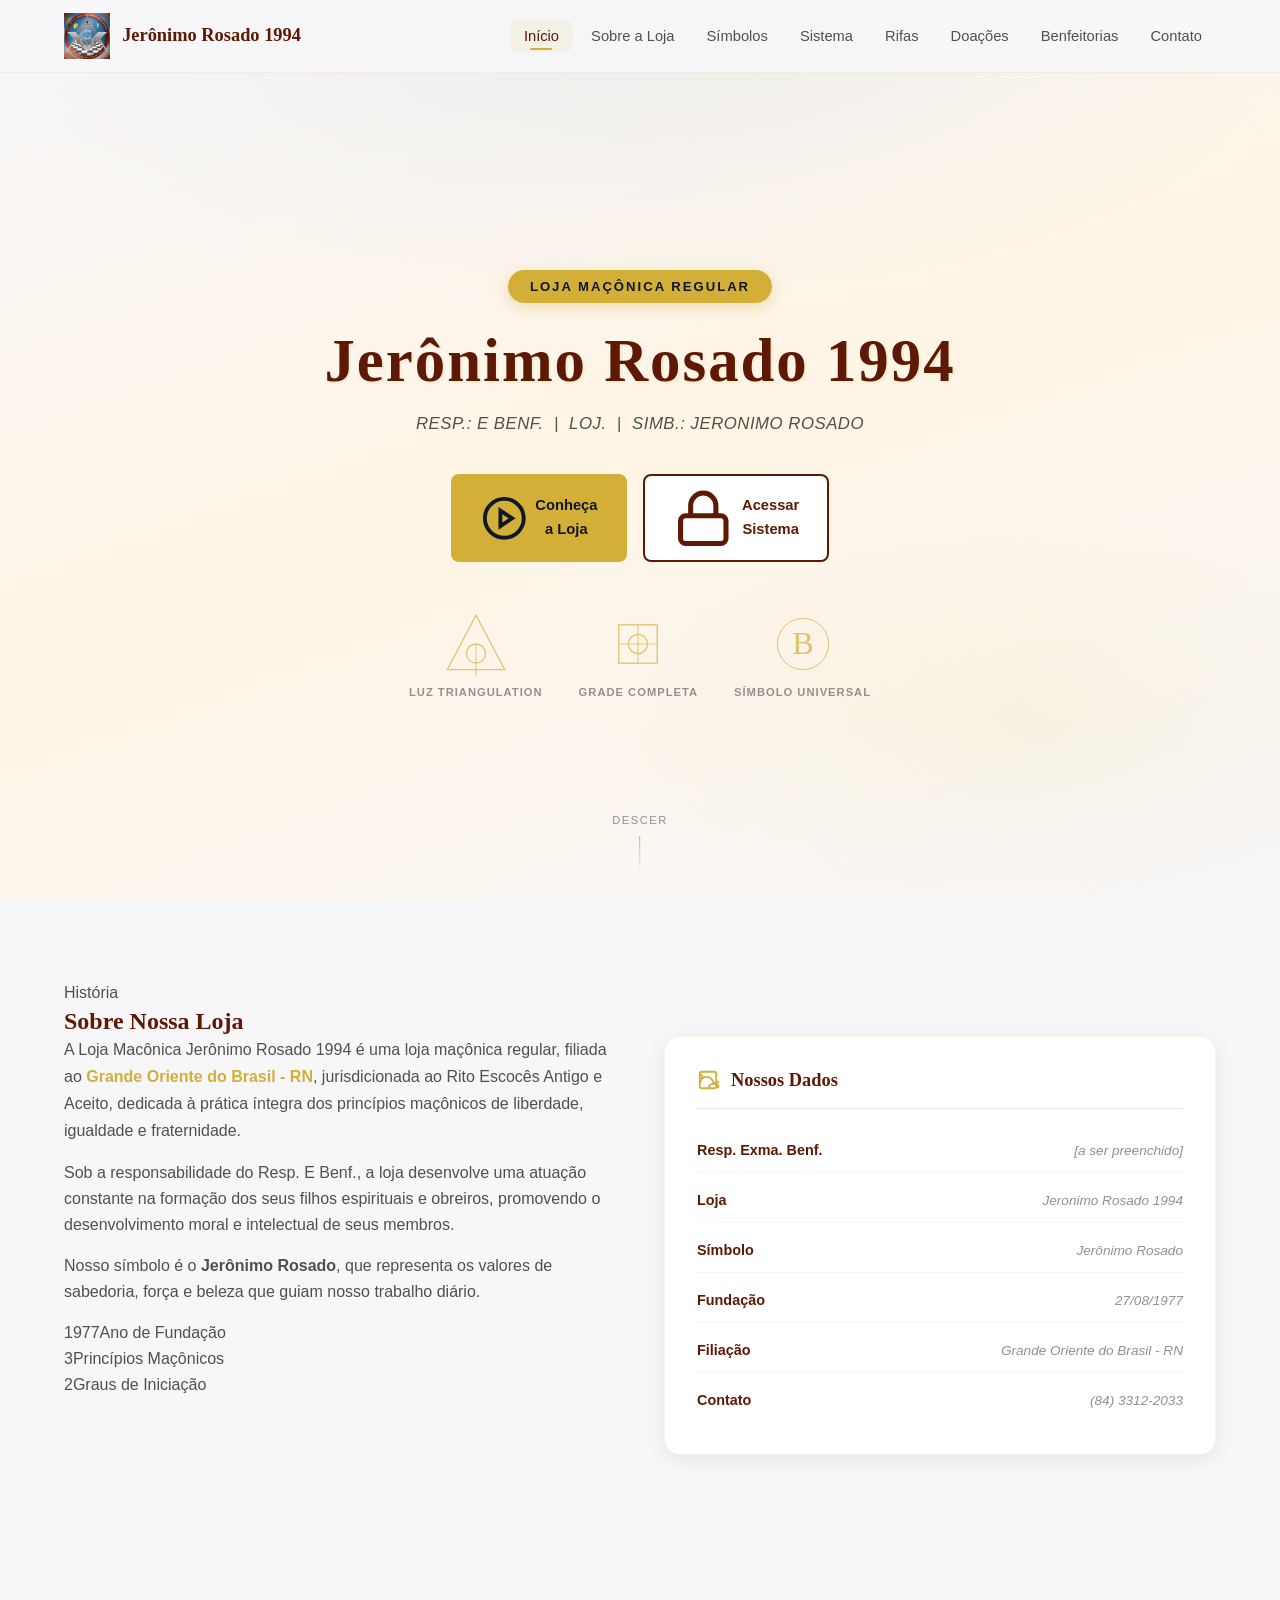
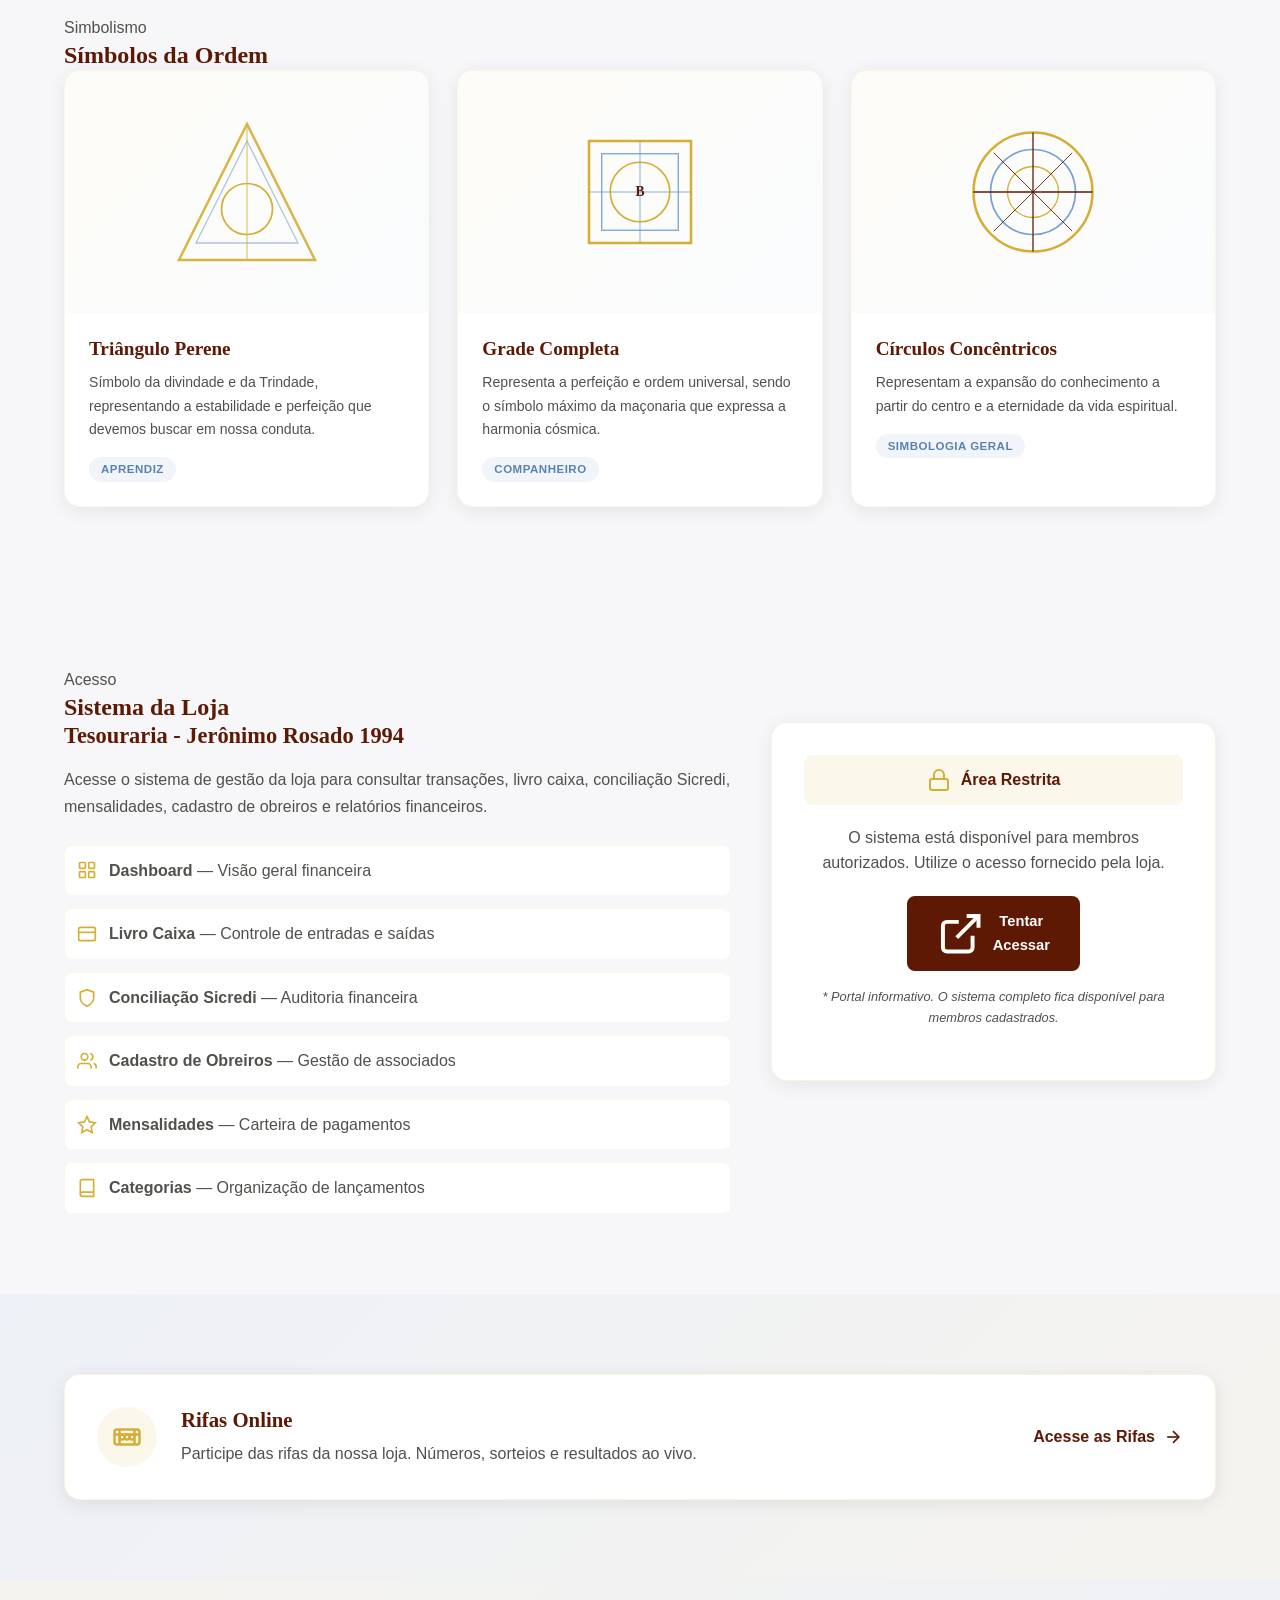
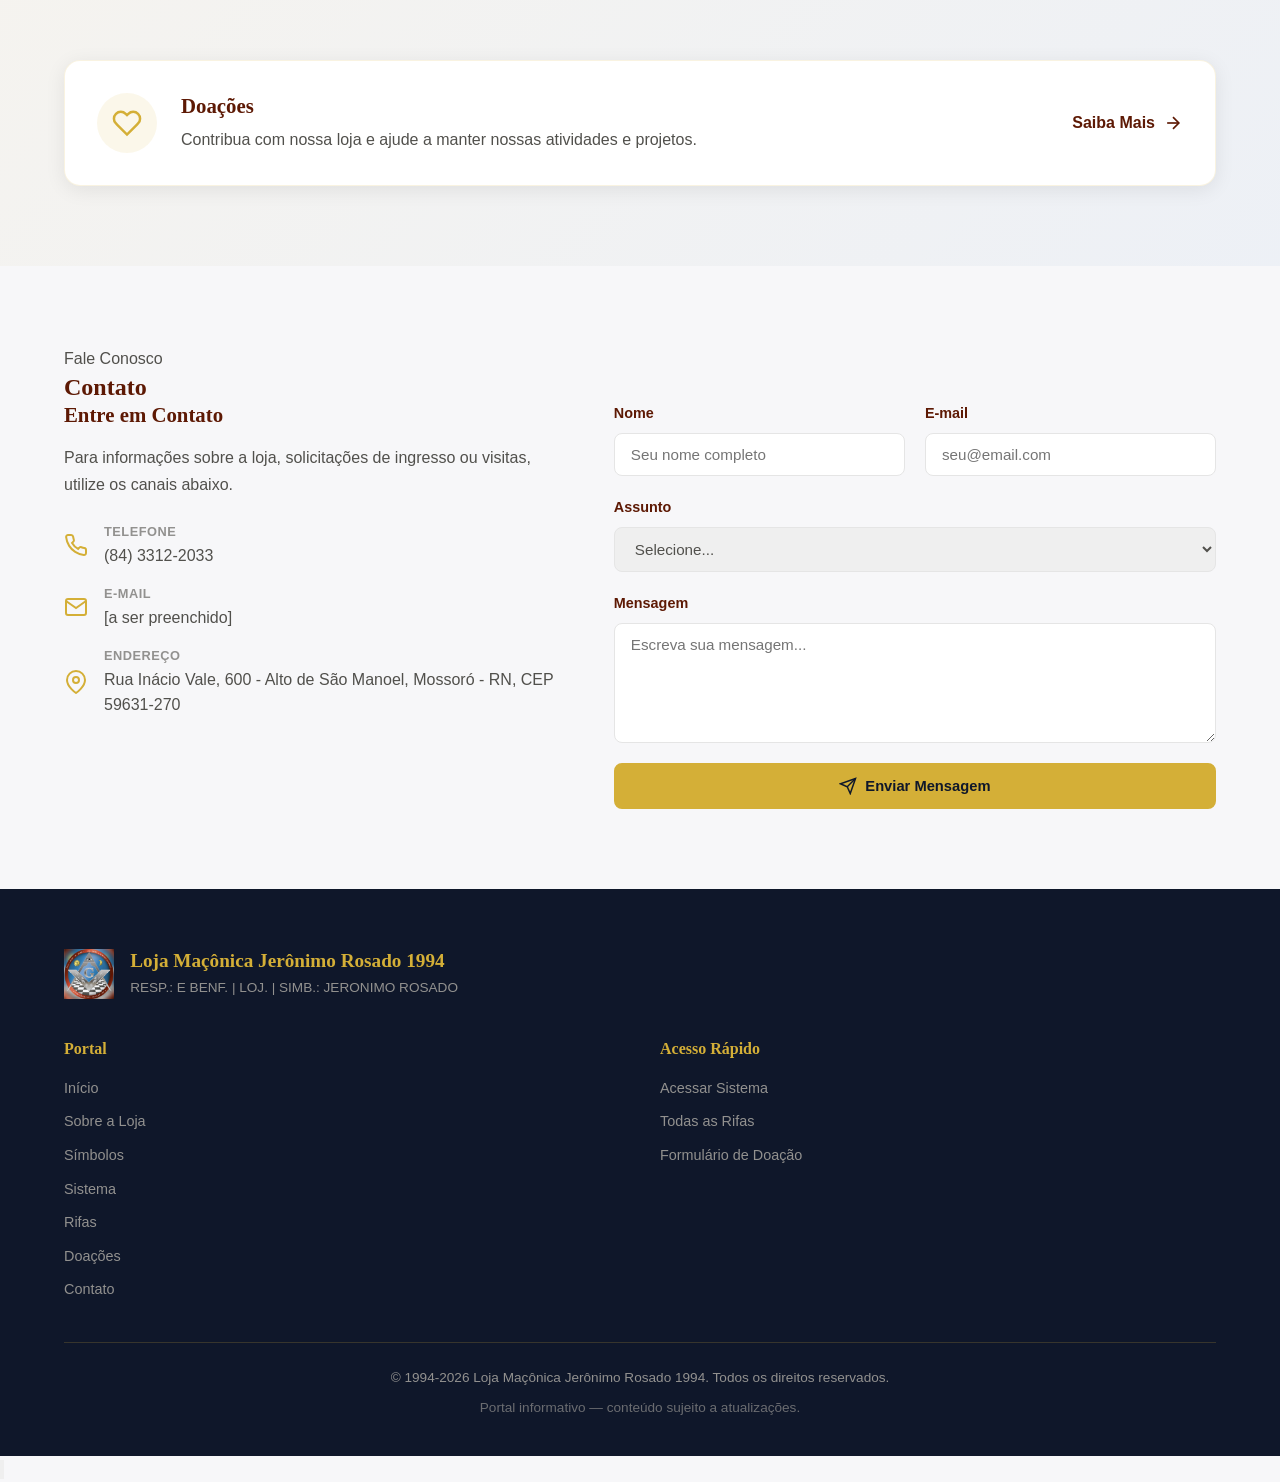
<file: portal/index.html>
<!DOCTYPE html>
<html lang="pt-BR">
<head>
    <meta charset="UTF-8">
    <meta name="viewport" content="width=device-width, initial-scale=1.0">
    <meta name="description" content="Loja Maçônica Jerônimo Rosado 1994 - Portal oficial: informações da loja, acesso ao sistema, rifas online, doações e contato.">
    <title>Loja Jerônimo Rosado 1994 | Portal Oficial</title>
    <link rel="stylesheet" href="css/style.css">
    <link rel="icon" type="image/png" href="img/logo.png">
</head>
<body>
    <nav class="navbar" id="navbar">
        <div class="nav-container">
            <a href="index.html" class="nav-logo">
                <img src="img/logo.png" alt="Logo Jerônimo Rosado" class="logo-img">
                <span class="logo-text">Jerônimo Rosado 1994</span>
            </a>
            <button class="nav-toggle" id="navToggle" aria-label="Abrir menu" aria-expanded="false">
                <span></span><span></span><span></span>
            </button>
            <ul class="nav-menu" id="navMenu">
                <li><a href="#inicio" class="nav-link active">Início</a></li>
                <li><a href="#sobre" class="nav-link">Sobre a Loja</a></li>
                <li><a href="#simbolos" class="nav-link">Símbolos</a></li>
                <li><a href="#sistema" class="nav-link">Sistema</a></li>
                <li><a href="pages/rifas.html" class="nav-link">Rifas</a></li>
                <li><a href="pages/doacoes.html" class="nav-link">Doações</a></li>
                <li><a href="pages/benfeitorias.html" class="nav-link">Benfeitorias</a></li>
                <li><a href="#contato" class="nav-link">Contato</a></li>
            </ul>
        </div>
    </nav>

    <header id="inicio" class="hero">
        <div class="hero-bg"></div>
        <div class="hero-content">
            <div class="hero-badge">Loja Maçônica Regular</div>
            <h1 class="hero-title">Jerônimo Rosado 1994</h1>
            <p class="hero-subtitle">RESP.: E BENF. &nbsp;|&nbsp; LOJ. &nbsp;|&nbsp; SIMB.: JERONIMO ROSADO</p>
            <div class="hero-buttons">
                <a href="#sobre" class="btn btn-primary">
                    <svg viewBox="0 0 24 24" fill="none" stroke="currentColor" stroke-width="2" class="btn-icon"><circle cx="12" cy="12" r="10"/><polygon points="10 8 16 12 10 16 10 8"/></svg>
                    Conheça a Loja
                </a>
                <a href="pages/sistema.html" class="btn btn-secondary">
                    <svg viewBox="0 0 24 24" fill="none" stroke="currentColor" stroke-width="2" class="btn-icon"><rect x="3" y="11" width="18" height="11" rx="2"/><path d="M7 11V7a5 5 0 0110 0v4"/></svg>
                    Acessar Sistema
                </a>
            </div>
            <div class="hero-symbols">
                <div class="symbol-item">
                    <svg viewBox="0 0 100 100" class="symbol-icon">
                        <polygon points="50,5 95,90 5,90" fill="none" stroke="#d4af37" stroke-width="2"/>
                        <circle cx="50" cy="65" r="15" fill="none" stroke="#d4af37" stroke-width="2"/>
                        <line x1="50" y1="50" x2="50" y2="100" stroke="#d4af37" stroke-width="1.5"/>
                    </svg>
                    <span class="symbol-label">Luz Triangulation</span>
                </div>
                <div class="symbol-item">
                    <svg viewBox="0 0 100 100" class="symbol-icon">
                        <rect x="20" y="20" width="60" height="60" fill="none" stroke="#d4af37" stroke-width="2"/>
                        <circle cx="50" cy="50" r="15" fill="none" stroke="#d4af37" stroke-width="2"/>
                        <line x1="50" y1="20" x2="50" y2="80" stroke="#d4af37" stroke-width="1.5"/>
                        <line x1="20" y1="50" x2="80" y2="50" stroke="#d4af37" stroke-width="1.5"/>
                    </svg>
                    <span class="symbol-label">Grade Completa</span>
                </div>
                <div class="symbol-item">
                    <svg viewBox="0 0 100 100" class="symbol-icon">
                        <text x="50" y="65" font-family="serif" font-size="50" fill="#d4af37" text-anchor="middle">B</text>
                        <circle cx="50" cy="50" r="40" fill="none" stroke="#d4af37" stroke-width="1.5"/>
                    </svg>
                    <span class="symbol-label">Símbolo Universal</span>
                </div>
            </div>
        </div>
        <div class="hero-scroll">
            <span>Descer</span>
            <div class="scroll-line"></div>
        </div>
    </header>

    <section id="sobre" class="section sobre">
        <div class="container">
            <div class="section-header">
                <span class="section-tag">História</span>
                <h2 class="section-title">Sobre Nossa Loja</h2>
                <div class="section-line"></div>
            </div>
            <div class="sobre-grid">
                <div class="sobre-text">
                    <p class="lead">A Loja Macônica Jerônimo Rosado 1994 é uma loja maçônica regular, filiada ao <span class="highlight">Grande Oriente do Brasil - RN</span>, jurisdicionada ao Rito Escocês Antigo e Aceito, dedicada à prática íntegra dos princípios maçônicos de liberdade, igualdade e fraternidade.</p>
                    <p>Sob a responsabilidade do Resp. E Benf., a loja desenvolve uma atuação constante na formação dos seus filhos espirituais e obreiros, promovendo o desenvolvimento moral e intelectual de seus membros.</p>
                    <p>Nosso símbolo é o <strong>Jerônimo Rosado</strong>, que representa os valores de sabedoria, força e beleza que guiam nosso trabalho diário.</p>
                    <div class="sobre-stats">
                        <div class="stat-item"><span class="stat-number">1977</span><span class="stat-label">Ano de Fundação</span></div>
                        <div class="stat-item"><span class="stat-number">3</span><span class="stat-label">Princípios Maçônicos</span></div>
                        <div class="stat-item"><span class="stat-number">2</span><span class="stat-label">Graus de Iniciação</span></div>
                    </div>
                </div>
                <div class="sobre-card">
                    <div class="card-header">
                        <svg viewBox="0 0 24 24" class="card-icon" fill="none" stroke="#d4af37" stroke-width="2"><path d="M3 6l3 1m0 0l-3 9a5 5 0 1115 0l9-3m-9 3a5 5 0 010 15m0-15a5 5 0 00-5 5m5-5a5 5 0 015 5"/><rect x="3" y="3" width="18" height="18" rx="2"/></svg>
                        <h3>Nossos Dados</h3>
                    </div>
                    <ul class="dados-list">
                        <li><strong>Resp. Exma. Benf.</strong><span>[a ser preenchido]</span></li>
                        <li><strong>Loja</strong><span>Jeronimo Rosado 1994</span></li>
                        <li><strong>Símbolo</strong><span>Jerônimo Rosado</span></li>
                        <li><strong>Fundação</strong><span>27/08/1977</span></li>
                        <li><strong>Filiação</strong><span>Grande Oriente do Brasil - RN</span></li>
                        <li><strong>Contato</strong><span>(84) 3312-2033</span></li>
                    </ul>
                </div>
            </div>
        </div>
    </section>

    <section id="simbolos" class="section simbolos">
        <div class="container">
            <div class="section-header">
                <span class="section-tag">Simbolismo</span>
                <h2 class="section-title">Símbolos da Ordem</h2>
                <div class="section-line"></div>
            </div>
            <div class="simbolos-grid">
                <article class="simbolo-card">
                    <div class="simbolo-visual"><svg viewBox="0 0 200 200" class="simbolo-svg"><polygon points="100,20 180,180 20,180" fill="none" stroke="#d4af37" stroke-width="3" opacity="0.9"/><polygon points="100,40 160,160 40,160" fill="none" stroke="#77a1d1" stroke-width="1.5" opacity="0.6"/><circle cx="100" cy="120" r="30" fill="none" stroke="#d4af37" stroke-width="2"/><line x1="100" y1="20" x2="100" y2="180" stroke="#d4af37" stroke-width="1"/><line x1="20" y1="180" x2="180" y2="180" stroke="#d4af37" stroke-width="1"/></svg></div>
                    <div class="simbolo-info"><h3>Triângulo Perene</h3><p>Símbolo da divindade e da Trindade, representando a estabilidade e perfeição que devemos buscar em nossa conduta.</p><span class="simbolo-tip">Aprendiz</span></div>
                </article>
                <article class="simbolo-card">
                    <div class="simbolo-visual"><svg viewBox="0 0 200 200" class="simbolo-svg"><rect x="40" y="40" width="120" height="120" fill="none" stroke="#d4af37" stroke-width="3"/><rect x="55" y="55" width="90" height="90" fill="none" stroke="#77a1d1" stroke-width="1.5"/><circle cx="100" cy="100" r="35" fill="none" stroke="#d4af37" stroke-width="2"/><line x1="100" y1="40" x2="100" y2="160" stroke="#77a1d1" stroke-width="1"/><line x1="40" y1="100" x2="160" y2="100" stroke="#77a1d1" stroke-width="1"/><text x="100" y="105" font-family="serif" font-size="16" fill="#5d1904" text-anchor="middle" font-weight="bold">B</text></svg></div>
                    <div class="simbolo-info"><h3>Grade Completa</h3><p>Representa a perfeição e ordem universal, sendo o símbolo máximo da maçonaria que expressa a harmonia cósmica.</p><span class="simbolo-tip">Companheiro</span></div>
                </article>
                <article class="simbolo-card">
                    <div class="simbolo-visual"><svg viewBox="0 0 200 200" class="simbolo-svg"><circle cx="100" cy="100" r="70" fill="none" stroke="#d4af37" stroke-width="3"/><circle cx="100" cy="100" r="50" fill="none" stroke="#77a1d1" stroke-width="2"/><circle cx="100" cy="100" r="30" fill="none" stroke="#d4af37" stroke-width="1.5"/><line x1="100" y1="30" x2="100" y2="170" stroke="#5d1904" stroke-width="1.5"/><line x1="30" y1="100" x2="170" y2="100" stroke="#5d1904" stroke-width="1.5"/><line x1="54" y1="54" x2="146" y2="146" stroke="#5d1904" stroke-width="1"/><line x1="146" y1="54" x2="54" y2="146" stroke="#5d1904" stroke-width="1"/></svg></div>
                    <div class="simbolo-info"><h3>Círculos Concêntricos</h3><p>Representam a expansão do conhecimento a partir do centro e a eternidade da vida espiritual.</p><span class="simbolo-tip">Simbologia Geral</span></div>
                </article>
            </div>
        </div>
    </section>

    <section id="sistema" class="section sistema">
        <div class="container">
            <div class="section-header">
                <span class="section-tag">Acesso</span>
                <h2 class="section-title">Sistema da Loja</h2>
                <div class="section-line"></div>
            </div>
            <div class="sistema-wrapper">
                <div class="sistema-info">
                    <h3>Tesouraria - Jerônimo Rosado 1994</h3>
                    <p>Acesse o sistema de gestão da loja para consultar transações, livro caixa, conciliação Sicredi, mensalidades, cadastro de obreiros e relatórios financeiros.</p>
                    <ul class="sistema-features">
                        <li><svg viewBox="0 0 24 24" class="feature-icon" fill="none" stroke="#d4af37" stroke-width="2"><rect x="3" y="3" width="7" height="7" rx="1"/><rect x="14" y="3" width="7" height="7" rx="1"/><rect x="3" y="14" width="7" height="7" rx="1"/><rect x="14" y="14" width="7" height="7" rx="1"/></svg><span><strong>Dashboard</strong> — Visão geral financeira</span></li>
                        <li><svg viewBox="0 0 24 24" class="feature-icon" fill="none" stroke="#d4af37" stroke-width="2"><rect x="2" y="4" width="20" height="16" rx="2"/><line x1="2" y1="10" x2="22" y2="10"/></svg><span><strong>Livro Caixa</strong> — Controle de entradas e saídas</span></li>
                        <li><svg viewBox="0 0 24 24" class="feature-icon" fill="none" stroke="#d4af37" stroke-width="2"><path d="M12 22s8-4 8-10V5l-8-3-8 3v7c0 6 8 10 8 10z"/></svg><span><strong>Conciliação Sicredi</strong> — Auditoria financeira</span></li>
                        <li><svg viewBox="0 0 24 24" class="feature-icon" fill="none" stroke="#d4af37" stroke-width="2"><path d="M17 21v-2a4 4 0 00-4-4H5a4 4 0 00-4 4v2"/><circle cx="9" cy="7" r="4"/><path d="M23 21v-2a4 4 0 00-3-3.87M16 3.13a4 4 0 010 7.75"/></svg><span><strong>Cadastro de Obreiros</strong> — Gestão de associados</span></li>
                        <li><svg viewBox="0 0 24 24" class="feature-icon" fill="none" stroke="#d4af37" stroke-width="2"><polygon points="12 2 15.09 8.26 22 9.27 17 14.14 18.18 21.02 12 17.77 5.82 21.02 7 14.14 2 9.27 8.91 8.26 12 2"/></svg><span><strong>Mensalidades</strong> — Carteira de pagamentos</span></li>
                        <li><svg viewBox="0 0 24 24" class="feature-icon" fill="none" stroke="#d4af37" stroke-width="2"><path d="M4 19.5A2.5 2.5 0 016.5 17H20"/><path d="M6.5 2H20v20H6.5A2.5 2.5 0 014 19.5v-15A2.5 2.5 0 016.5 2z"/></svg><span><strong>Categorias</strong> — Organização de lançamentos</span></li>
                    </ul>
                </div>
                <div class="sistema-card">
                    <div class="access-banner"><svg viewBox="0 0 24 24" class="banner-icon" fill="none" stroke="#d4af37" stroke-width="2"><rect x="3" y="11" width="18" height="11" rx="2"/><path d="M7 11V7a5 5 0 0110 0v4"/></svg><span>Área Restrita</span></div>
                    <p>O sistema está disponível para membros autorizados. Utilize o acesso fornecido pela loja.</p>
                    <a href="pages/sistema.html" class="btn btn-accent"><svg viewBox="0 0 24 24" class="btn-icon" fill="none" stroke="currentColor" stroke-width="2"><path d="M18 13v6a2 2 0 01-2 2H5a2 2 0 01-2-2V8a2 2 0 012-2h6"/><polyline points="15 3 21 3 21 9"/><line x1="10" y1="14" x2="21" y2="3"/></svg>Tentar Acessar</a>
                    <p class="access-note">* Portal informativo. O sistema completo fica disponível para membros cadastrados.</p>
                </div>
            </div>
        </div>
    </section>

    <section class="section rifas-hero">
        <div class="container">
            <div class="rifas-card">
                <div class="rifas-card-icon"><svg viewBox="0 0 24 24" fill="none" stroke="#d4af37" stroke-width="2"><rect x="2" y="6" width="20" height="12" rx="2"/><circle cx="8" cy="12" r="2"/><circle cx="12" cy="12" r="2"/><circle cx="16" cy="12" r="2"/><line x1="2" y1="10" x2="22" y2="10"/><line x1="6" y1="6" x2="6" y2="18"/><line x1="18" y1="6" x2="18" y2="18"/></svg></div>
                <div class="rifas-card-text"><h3>Rifas Online</h3><p>Participe das rifas da nossa loja. Números, sorteios e resultados ao vivo.</p></div>
                <a href="pages/rifas.html" class="rifas-card-link">Acesse as Rifas<svg viewBox="0 0 24 24" fill="none" stroke="currentColor" stroke-width="2"><line x1="5" y1="12" x2="19" y2="12"/><polyline points="12 5 19 12 12 19"/></svg></a>
            </div>
        </div>
    </section>

    <section class="section doacoes-hero">
        <div class="container">
            <div class="doacoes-card">
                <div class="doacoes-card-icon"><svg viewBox="0 0 24 24" fill="none" stroke="#d4af37" stroke-width="2"><path d="M20.84 4.61a5.5 5.5 0 00-7.78 0L12 5.67l-1.06-1.06a5.5 5.5 0 00-7.78 7.78l1.06 1.06L12 21.23l7.78-7.78 1.06-1.06a5.5 5.5 0 000-7.78z"/></svg></div>
                <div class="doacoes-card-text"><h3>Doações</h3><p>Contribua com nossa loja e ajude a manter nossas atividades e projetos.</p></div>
                <a href="pages/doacoes.html" class="doacoes-card-link">Saiba Mais<svg viewBox="0 0 24 24" fill="none" stroke="currentColor" stroke-width="2"><line x1="5" y1="12" x2="19" y2="12"/><polyline points="12 5 19 12 12 19"/></svg></a>
            </div>
        </div>
    </section>

    <section id="contato" class="section contato">
        <div class="container">
            <div class="section-header">
                <span class="section-tag">Fale Conosco</span>
                <h2 class="section-title">Contato</h2>
                <div class="section-line"></div>
            </div>
            <div class="contato-grid">
                <div class="contato-info">
                    <h3>Entre em Contato</h3>
                    <p>Para informações sobre a loja, solicitações de ingresso ou visitas, utilize os canais abaixo.</p>
                    <div class="contact-list">
                        <div class="contact-item"><svg viewBox="0 0 24 24" class="contact-icon" fill="none" stroke="#d4af37" stroke-width="2"><path d="M22 16.92v3a2 2 0 01-2.18 2 19.79 19.79 0 01-8.63-3.07 19.5 19.5 0 01-6-6 19.79 19.79 0 01-3.07-8.67A2 2 0 014.11 2h3a2 2 0 012 1.72 12.84 12.84 0 00.7 2.81 2 2 0 01-.45 2.11L8.09 9.91a16 16 0 006 6l1.27-1.27a2 2 0 012.11-.45 12.84 12.84 0 002.81.7A2 2 0 0122 16.92z"/></svg><div><span class="contact-label">Telefone</span><span class="contact-value">(84) 3312-2033</span></div></div>
                        <div class="contact-item"><svg viewBox="0 0 24 24" class="contact-icon" fill="none" stroke="#d4af37" stroke-width="2"><path d="M4 4h16c1.1 0 2 .9 2 2v12c0 1.1-.9 2-2 2H4c-1.1 0-2-.9-2-2V6c0-1.1.9-2 2-2z"/><polyline points="22,6 12,13 2,6"/></svg><div><span class="contact-label">E-mail</span><span class="contact-value">[a ser preenchido]</span></div></div>
                        <div class="contact-item"><svg viewBox="0 0 24 24" class="contact-icon" fill="none" stroke="#d4af37" stroke-width="2"><path d="M21 10c0 7-9 13-9 13s-9-6-9-13a9 9 0 0118 0z"/><circle cx="12" cy="10" r="3"/></svg><div><span class="contact-label">Endereço</span><span class="contact-value">Rua Inácio Vale, 600 - Alto de São Manoel, Mossoró - RN, CEP 59631-270</span></div></div>
                    </div>
                </div>
                <div class="contato-form">
                    <form class="form" id="contactForm">
                        <div class="form-row">
                            <div class="form-group"><label for="nome">Nome</label><input type="text" id="nome" name="nome" required placeholder="Seu nome completo"></div>
                            <div class="form-group"><label for="email">E-mail</label><input type="email" id="email" name="email" required placeholder="seu@email.com"></div>
                        </div>
                        <div class="form-group"><label for="assunto">Assunto</label><select id="assunto" name="assunto" required><option value="">Selecione...</option><option value="general">Dúvida geral</option><option value="visita">Visita à loja</option><option value="ingress">Ingresso na loja</option><option value="doador">Doação</option><option value="rifa">Rifa</option><option value="sistema">Acesso ao sistema</option><option value="outro">Outro</option></select></div>
                        <div class="form-group"><label for="mensagem">Mensagem</label><textarea id="mensagem" name="mensagem" rows="4" required placeholder="Escreva sua mensagem..."></textarea></div>
                        <button type="submit" class="btn btn-primary btn-full"><svg viewBox="0 0 24 24" class="send-icon" fill="none" stroke="currentColor" stroke-width="2"><line x1="22" y1="2" x2="11" y2="13"/><polygon points="22 2 15 22 11 13 2 9 22 2"/></svg>Enviar Mensagem</button>
                    </form>
                </div>
            </div>
        </div>
    </section>

    <footer class="footer">
        <div class="footer-container">
            <div class="footer-brand"><img src="img/logo.png" alt="Logo" class="footer-logo"><div><h4>Loja Maçônica Jerônimo Rosado 1994</h4><p>RESP.: E BENF. | LOJ. | SIMB.: JERONIMO ROSADO</p></div></div>
            <div class="footer-links">
                <div class="footer-col"><h5>Portal</h5><ul class="footer-menu"><li><a href="#inicio">Início</a></li><li><a href="#sobre">Sobre a Loja</a></li><li><a href="#simbolos">Símbolos</a></li><li><a href="#sistema">Sistema</a></li><li><a href="pages/rifas.html">Rifas</a></li><li><a href="pages/doacoes.html">Doações</a></li><li><a href="#contato">Contato</a></li></ul></div>
                <div class="footer-col"><h5>Acesso Rápido</h5><ul class="footer-menu"><li><a href="pages/sistema.html">Acessar Sistema</a></li><li><a href="pages/rifas.html">Todas as Rifas</a></li><li><a href="pages/doacoes.html">Formulário de Doação</a></li></ul></div>
            </div>
            <div class="footer-bottom"><p>&copy; 1994-2026 Loja Maçônica Jerônimo Rosado 1994. Todos os direitos reservados.</p><p class="footer-note">Portal informativo — conteúdo sujeito a atualizações.</p></div>
        </div>
    </footer>

    <script src="js/main.js"></script>
</body>
</html>
</file>
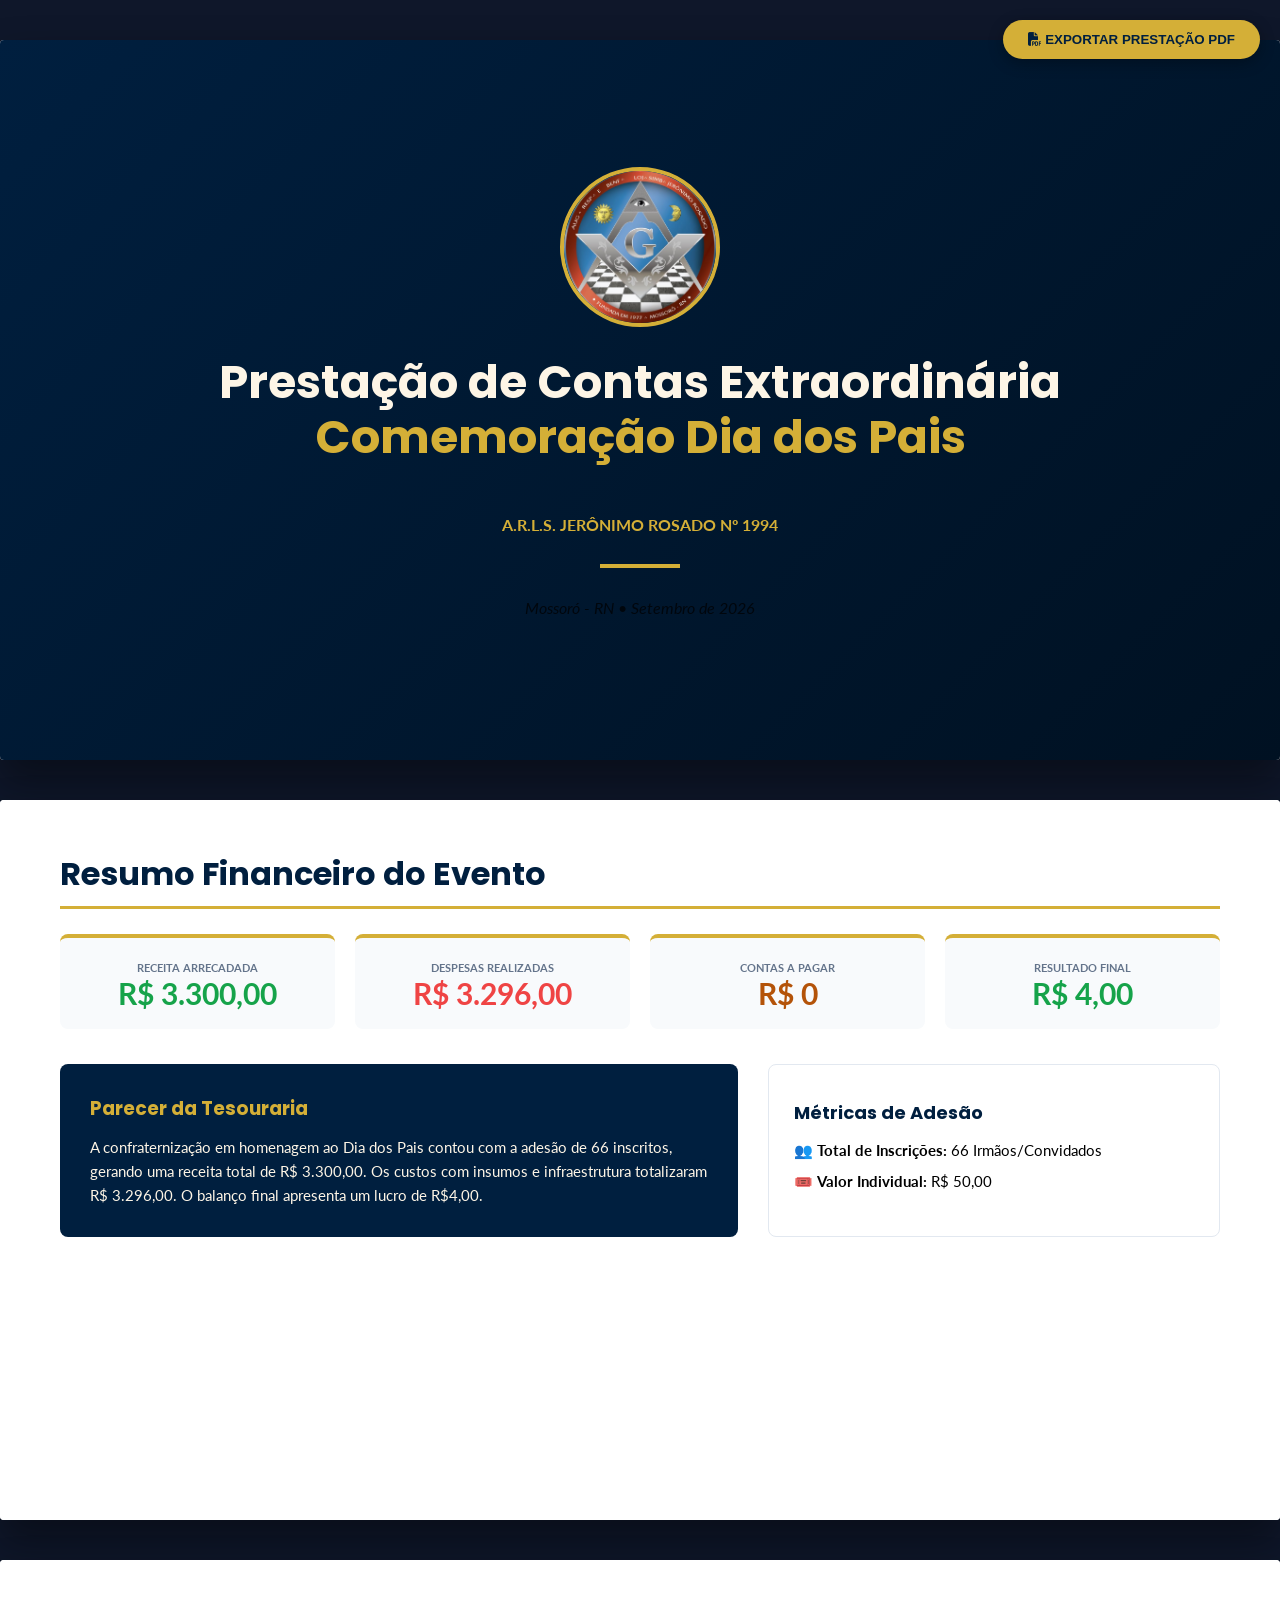
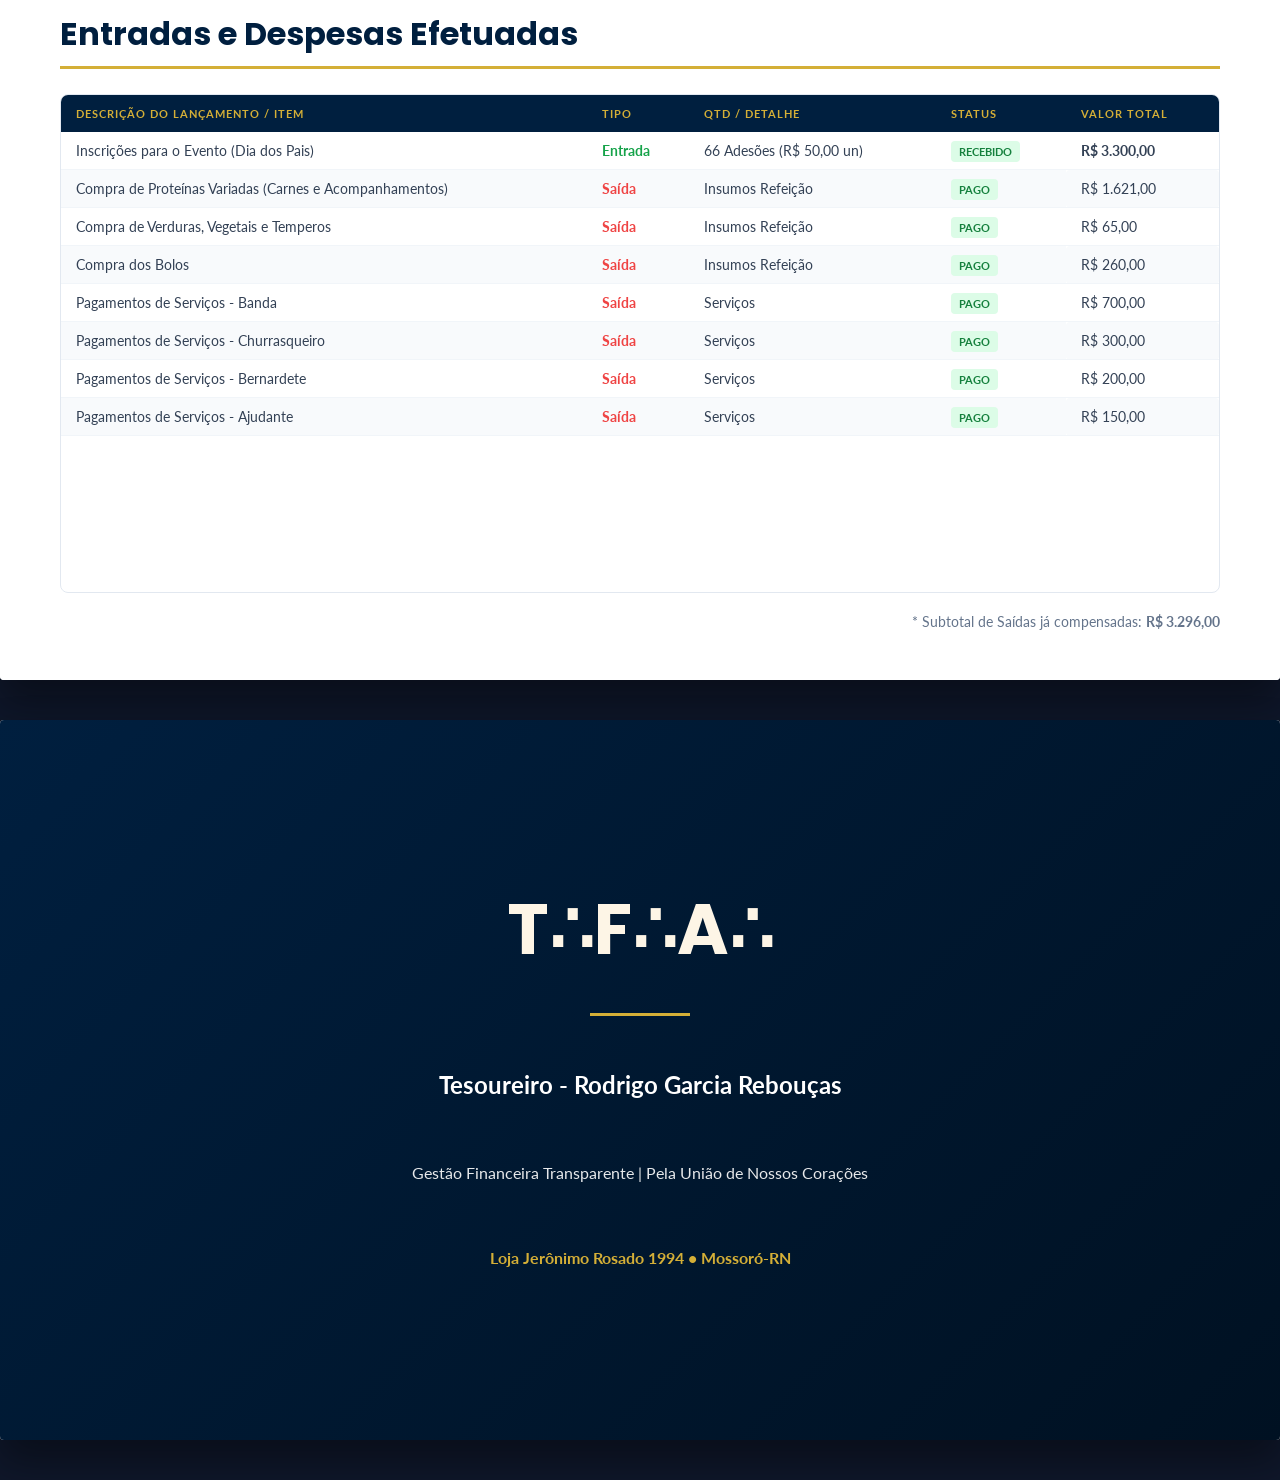
<file: dia_dos_pais.html>
<!DOCTYPE html>
<html lang="pt-br">
<head>
    <meta charset="UTF-8">
    <meta name="viewport" content="width=device-width, initial-scale=1.0">
    <title>Apuração Financeira - Comemoração Dia dos Pais</title>
    <link rel="preconnect" href="https://fonts.googleapis.com">
    <link rel="preconnect" href="https://fonts.gstatic.com" crossorigin>
    <link href="https://fonts.googleapis.com/css2?family=Poppins:wght@400;700&family=Lato:wght@400;700&display=swap" rel="stylesheet">
    <link rel="stylesheet" href="https://cdnjs.cloudflare.com/ajax/libs/font-awesome/6.5.1/css/all.min.css">
    <style>
        /* CONFIGURAÇÕES GLOBAIS */
        * { box-sizing: border-box; }
        body {
            background-color: #0f172a;
            display: grid; gap: 40px;
            grid-template-columns: 1fr;
            margin: 0; min-height: 100vh;
            padding: 40px 0; place-items: center;
        }

        /* ESTRUTURA DOS SLIDES */
        .slide-container {
            width: 1280px; height: 720px;
            background-color: #ffffff;
            padding: 50px 60px;
            display: flex; flex-direction: column;
            position: relative; overflow: hidden;
            font-family: 'Lato', sans-serif;
            border-radius: 4px;
            box-shadow: 0 20px 40px rgba(0, 0, 0, 0.4);
        }
        .slide-container::before { content: ''; position: absolute; top: 0; left: 0; width: 100%; height: 100%; z-index: 0; background-color: #fff; }
        .dark-slide.slide-container::before { background: linear-gradient(135deg, #001f3f 0%, #001122 100%); }
        .slide-container > * { position: relative; z-index: 1; }

        /* TIPOGRAFIA */
        h1, h2, h3 { color: #001f3f; font-weight: 700; font-family: 'Poppins', sans-serif; margin: 0; }
        .dark-slide h1, .dark-slide h2, .dark-slide h3 { color: #fdf5e6 !important; }
        .slide-title { font-size: 32px; font-weight: 700; color: #001f3f; margin-bottom: 25px; border-bottom: 3px solid #d4af37; padding-bottom: 8px; width: 100%; text-align: left; }
        .dark-slide .slide-title { color: #d4af37 !important; border-bottom-color: #fdf5e6; }
        
        /* EDIÇÃO CLIQUE E DIGITE */
        [contenteditable="true"] { outline: none; border-radius: 4px; transition: background 0.2s; }
        [contenteditable="true"]:hover { background: rgba(212, 175, 55, 0.1); cursor: text; }

        /* TABELAS DETALHADAS */
        .table-wrapper { width: 100%; flex-grow: 1; overflow: hidden; border-radius: 8px; border: 1px solid #e2e8f0; margin-bottom: 20px; }
        table { width: 100%; border-collapse: collapse; font-size: 14px; background: white; }
        th { background-color: #001f3f; color: #d4af37; padding: 12px 15px; text-align: left; text-transform: uppercase; font-size: 11px; letter-spacing: 1px; }
        td { padding: 10px 15px; border-bottom: 1px solid #f1f5f9; color: #334155; }
        tr:nth-child(even) { background-color: #f8fafc; }
        
        /* STATUS CORES */
        .status-pago { color: #15803d; font-weight: 700; background: #dcfce7; padding: 4px 8px; border-radius: 4px; font-size: 11px; text-transform: uppercase; }
        .status-pendente { color: #b45309; font-weight: 700; background: #fef3c7; padding: 4px 8px; border-radius: 4px; font-size: 11px; text-transform: uppercase; }
        .tipo-entrada { color: #16a34a; font-weight: bold; }
        .tipo-saida { color: #ef4444; font-weight: bold; }

        /* KPI CARDS */
        .kpi-row { display: flex; gap: 20px; margin-bottom: 25px; }
        .kpi-card { background: #f8fafc; padding: 18px; border-radius: 8px; flex: 1; border-top: 4px solid #d4af37; text-align: center; }
        .kpi-value { font-size: 30px; font-weight: 700; color: #001f3f; display: block; }
        .kpi-label { font-size: 11px; text-transform: uppercase; color: #64748b; font-weight: 700; }

        .masonic-watermark { position: absolute; bottom: 30px; right: 30px; opacity: 0.03; font-size: 120px; color: #001f3f; pointer-events: none; }
        .print-btn { position: fixed; top: 20px; right: 20px; padding: 12px 25px; background: #d4af37; color: #001f3f; border: none; border-radius: 50px; font-weight: 700; cursor: pointer; z-index: 100; box-shadow: 0 4px 15px rgba(0,0,0,0.3); }
        
        @media print { .print-btn { display: none; } body { padding: 0; background: white; } .slide-container { box-shadow: none; border: none; page-break-after: always; } }
    </style>
</head>
<body>

    <button class="print-btn" onclick="window.print()"><i class="fa-solid fa-file-pdf"></i> EXPORTAR PRESTAÇÃO PDF</button>

    <div class="slide-container dark-slide">
        <div style="text-align: center; margin: auto;">
            <img src="logo.png" alt="Logo" style="width: 160px; height: 160px; border-radius: 50%; border: 4px solid #d4af37; margin-bottom: 25px;">
            <h1 contenteditable="true" style="font-size: 46px; line-height: 1.2;">Prestação de Contas Extraordinária<br><span style="color:#d4af37;">Comemoração Dia dos Pais</span></h1>
            <p style="margin-top: 50px; font-weight: bold; color: #d4af37 !important;">A.R.L.S. JERÔNIMO ROSADO Nº 1994</p>
            <div style="width: 80px; height: 4px; background: #d4af37; margin: 30px auto;"></div>
            <p style="opacity: 0.7; font-style: italic;">Mossoró - RN • Setembro de 2026</p>
        </div>
    </div>

    <div class="slide-container">
        <h2 class="slide-title">Resumo Financeiro do Evento</h2>
        <div class="kpi-row">
            <div class="kpi-card"><span class="kpi-label">Receita Arrecadada</span><span class="kpi-value" style="color:#16a34a;" contenteditable="true">R$ 3.300,00</span></div>
            <div class="kpi-card"><span class="kpi-label">Despesas Realizadas</span><span class="kpi-value" style="color:#ef4444;" contenteditable="true">R$ 3.296,00</span></div>
            <div class="kpi-card"><span class="kpi-label">Contas a Pagar</span><span class="kpi-value" style="color:#b45309;" contenteditable="true">R$ 0</span></div>
            <div class="kpi-card"><span class="kpi-label">Resultado Final</span><span class="kpi-value" style="color:#16a34a;" contenteditable="true">R$ 4,00</span></div>
        </div>
        <div style="display: grid; grid-template-columns: 1.2fr 0.8fr; gap: 30px; margin-top: 10px;">
            <div style="background: #001f3f; color: white; padding: 30px; border-radius: 8px; display: flex; flex-direction: column; justify-content: center;">
                <h3 style="color:#d4af37; margin-bottom: 12px;">Parecer da Tesouraria</h3>
                <p contenteditable="true" style="color:#fdf5e6; font-size: 15px; line-height: 1.6; margin: 0;">
                    A confraternização em homenagem ao Dia dos Pais contou com a adesão de 66 inscritos, gerando uma receita total de R$ 3.300,00. Os custos com insumos e infraestrutura totalizaram R$ 3.296,00. O balanço final apresenta um lucro de R$4,00.
                </p>
            </div>
            <div style="border: 1px solid #e2e8f0; padding: 25px; border-radius: 8px; display: flex; flex-direction: column; justify-content: center;">
                <h3 style="margin-bottom: 15px; font-size: 18px;">Métricas de Adesão</h3>
                <ul style="list-style: none; padding: 0; font-size: 15px; margin: 0;">
                    <li style="margin-bottom: 12px;">👥 <strong>Total de Inscrições:</strong> 66 Irmãos/Convidados</li>
                    <li style="margin-bottom: 12px;">🎟️ <strong>Valor Individual:</strong> R$ 50,00</li>
                </ul>
            </div>
        </div>
       
    </div>

    <div class="slide-container">
        <h2 class="slide-title">Entradas e Despesas Efetuadas</h2>
        <div class="table-wrapper">
            <table>
                <thead>
                    <tr>
                        <th>Descrição do Lançamento / Item</th>
                        <th>Tipo</th>
                        <th>Qtd / Detalhe</th>
                        <th>Status</th>
                        <th>Valor Total</th>
                    </tr>
                </thead>
                <tbody>
                    <tr>
                        <td>Inscrições para o Evento (Dia dos Pais)</td>
                        <td class="tipo-entrada">Entrada</td>
                        <td>66 Adesões (R$ 50,00 un)</td>
                        <td><span class="status-pago">Recebido</span></td>
                        <td contenteditable="true" style="font-weight: bold;">R$ 3.300,00</td>
                    </tr>
                    <tr>
                        <td>Compra de Proteínas Variadas (Carnes e Acompanhamentos)</td>
                        <td class="tipo-saida">Saída</td>
                        <td>Insumos Refeição</td>
                        <td><span class="status-pago">Pago</span></td>
                        <td contenteditable="true">R$ 1.621,00</td>
                    </tr>
                    <tr>
                        <td>Compra de Verduras, Vegetais e Temperos</td>
                        <td class="tipo-saida">Saída</td>
                        <td>Insumos Refeição</td>
                        <td><span class="status-pago">Pago</span></td>
                        <td contenteditable="true">R$ 65,00</td>
                    </tr>
                    <tr>
                        <td>Compra dos Bolos</td>
                        <td class="tipo-saida">Saída</td>
                        <td>Insumos Refeição</td>
                        <td><span class="status-pago">Pago</span></td>
                        <td contenteditable="true">R$ 260,00</td>
                    </tr>
                    <tr>
                        <td>Pagamentos de Serviços - Banda</td>
                        <td class="tipo-saida">Saída</td>
                        <td>Serviços</td>
                        <td><span class="status-pago">Pago</span></td>
                        <td contenteditable="true">R$ 700,00</td>
                    </tr>
                    <tr>
                        <td>Pagamentos de Serviços - Churrasqueiro</td>
                        <td class="tipo-saida">Saída</td>
                        <td>Serviços</td>
                        <td><span class="status-pago">Pago</span></td>
                        <td contenteditable="true">R$ 300,00</td>
                    </tr>
                    <tr>
                        <td>Pagamentos de Serviços - Bernardete</td>
                        <td class="tipo-saida">Saída</td>
                        <td>Serviços</td>
                        <td><span class="status-pago">Pago</span></td>
                        <td contenteditable="true">R$ 200,00</td>
                    </tr>
                    <tr>
                        <td>Pagamentos de Serviços - Ajudante</td>
                        <td class="tipo-saida">Saída</td>
                        <td>Serviços</td>
                        <td><span class="status-pago">Pago</span></td>
                        <td contenteditable="true">R$ 150,00</td>
                    </tr>
                </tbody>
            </table>
        </div>
        <div style="text-align: right; font-size: 14px; color: #64748b;">
            * Subtotal de Saídas já compensadas: <strong>R$ 3.296,00</strong>
        </div>
    </div>


    <div class="slide-container dark-slide" style="text-align: center; justify-content: center;">
        <h1 contenteditable="true" style="color: #d4af37; font-size: 70px;">T∴F∴A∴</h1>
        <div style="width: 100px; height: 3px; background: #d4af37; margin: 30px auto;"></div>
        <p contenteditable="true" style="font-size: 24px; color: #ffffff !important; font-weight: bold;">Tesoureiro - Rodrigo Garcia Rebouças</p>
        <p contenteditable="true" style="font-size: 16px; opacity: 0.9; margin-top: 40px; max-width: 800px; margin-left: auto; margin-right: auto; color: #ffffff !important;">
            Gestão Financeira Transparente | Pela União de Nossos Corações
        </p>
        <p style="margin-top: 50px; font-weight: bold; color: #d4af37 !important;">Loja Jerônimo Rosado 1994 • Mossoró-RN</p>
    </div>

</body>
</html>
</file>
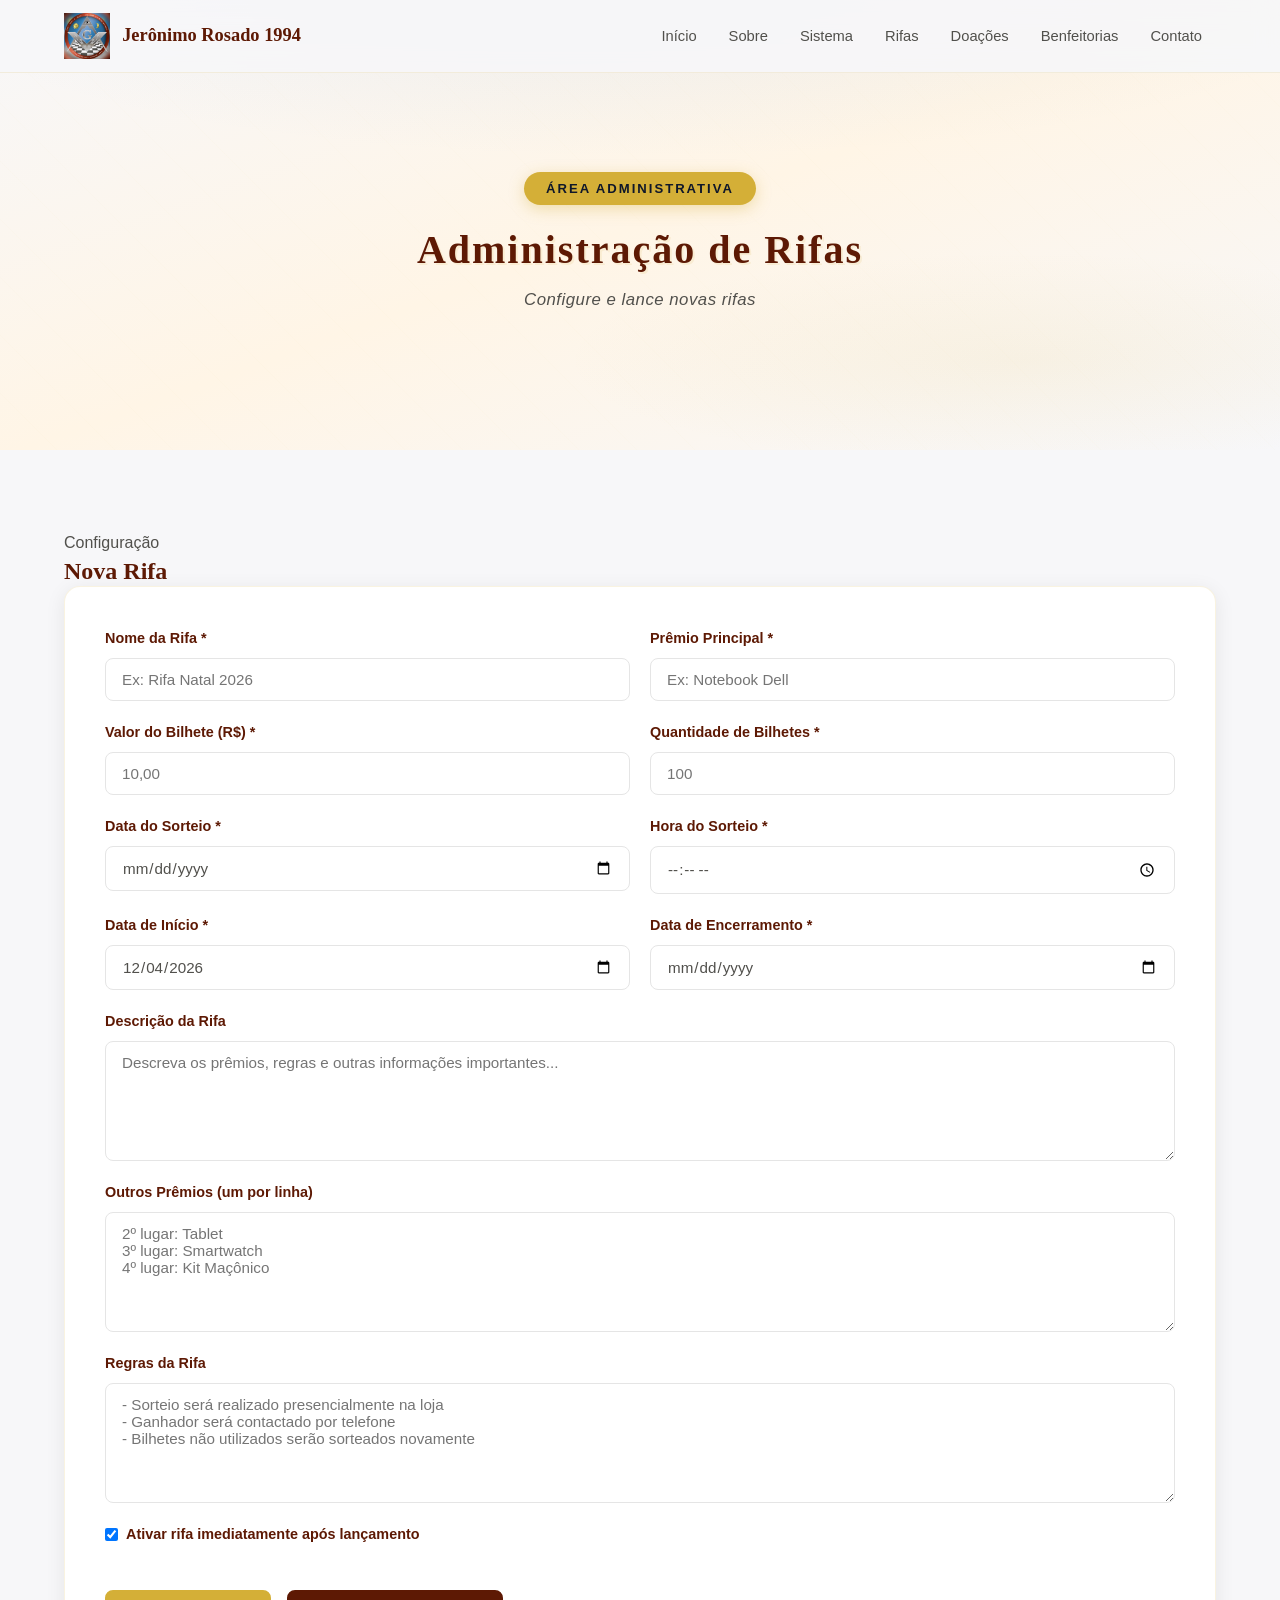
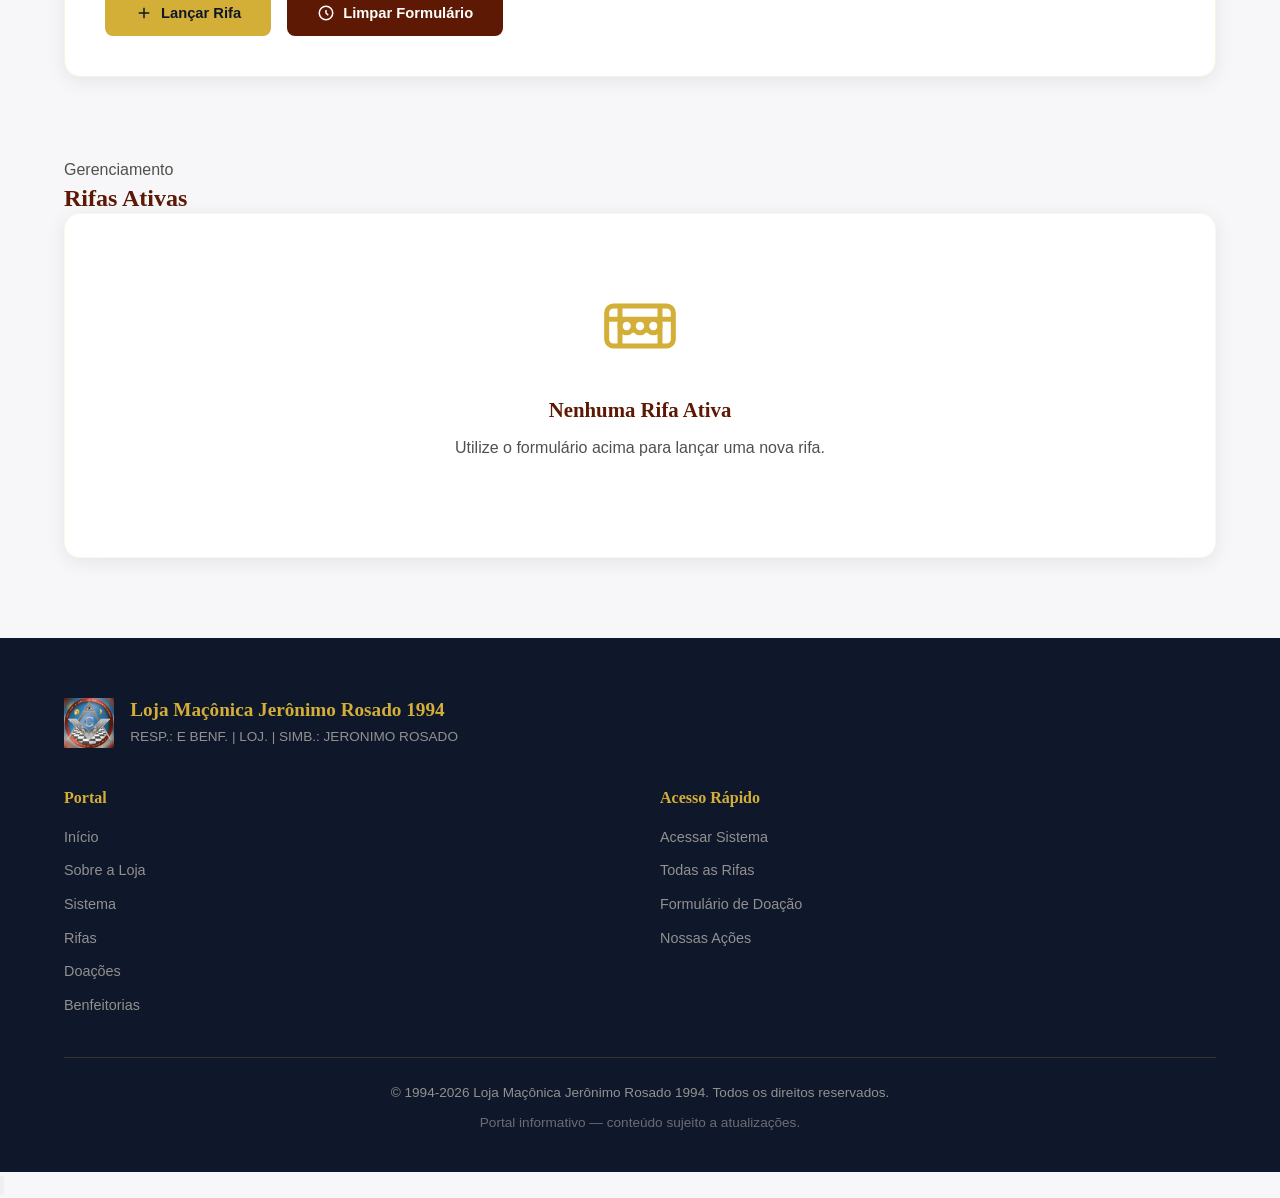
<file: portal/pages/admin-rifas.html>
<!DOCTYPE html>
<html lang="pt-BR">
<head>
    <meta charset="UTF-8">
    <meta name="viewport" content="width=device-width, initial-scale=1.0">
    <meta name="description" content="Administração de Rifas - Loja Maçônica Jerônimo Rosado 1994">
    <title>Admin Rifas | Jerônimo Rosado 1994</title>
    <link rel="stylesheet" href="../css/style.css">
    <link rel="icon" type="image/png" href="../img/logo.png">
</head>
<body>
    <nav class="navbar" id="navbar">
        <div class="nav-container">
            <a href="../index.html" class="nav-logo">
                <img src="../img/logo.png" alt="Logo Jerônimo Rosado" class="logo-img">
                <span class="logo-text">Jerônimo Rosado 1994</span>
            </a>
            <button class="nav-toggle" id="navToggle" aria-label="Abrir menu" aria-expanded="false">
                <span></span><span></span><span></span>
            </button>
            <ul class="nav-menu" id="navMenu">
                <li><a href="../index.html" class="nav-link">Início</a></li>
                <li><a href="../index.html#sobre" class="nav-link">Sobre</a></li>
                <li><a href="../index.html#sistema" class="nav-link">Sistema</a></li>
                <li><a href="rifas.html" class="nav-link">Rifas</a></li>
                <li><a href="doacoes.html" class="nav-link">Doações</a></li>
                <li><a href="benfeitorias.html" class="nav-link">Benfeitorias</a></li>
                <li><a href="../index.html#contato" class="nav-link">Contato</a></li>
            </ul>
        </div>
    </nav>

    <header class="hero" style="min-height: 50vh; padding-top: 72px;">
        <div class="hero-bg"></div>
        <div class="hero-content">
            <div class="hero-badge">Área Administrativa</div>
            <h1 class="hero-title" style="font-size: 2.5rem;">Administração de Rifas</h1>
            <p class="hero-subtitle">Configure e lance novas rifas</p>
        </div>
    </header>

    <section class="section">
        <div class="container">
            <div class="section-header">
                <span class="section-tag">Configuração</span>
                <h2 class="section-title">Nova Rifa</h2>
                <div class="section-line"></div>
            </div>

            <div style="background: var(--white); padding: 40px; border-radius: var(--radius-lg); box-shadow: var(--shadow); border: 1px solid rgba(212, 175, 55, 0.15);">
                <form class="form" id="rifaForm">
                    <div class="form-row">
                        <div class="form-group">
                            <label for="rifaNome">Nome da Rifa *</label>
                            <input type="text" id="rifaNome" name="rifaNome" required placeholder="Ex: Rifa Natal 2026">
                        </div>
                        <div class="form-group">
                            <label for="rifaPremio">Prêmio Principal *</label>
                            <input type="text" id="rifaPremio" name="rifaPremio" required placeholder="Ex: Notebook Dell">
                        </div>
                    </div>

                    <div class="form-row">
                        <div class="form-group">
                            <label for="rifaValor">Valor do Bilhete (R$) *</label>
                            <input type="number" id="rifaValor" name="rifaValor" required min="1" step="0.01" placeholder="10,00">
                        </div>
                        <div class="form-group">
                            <label for="rifaQuantidade">Quantidade de Bilhetes *</label>
                            <input type="number" id="rifaQuantidade" name="rifaQuantidade" required min="10" placeholder="100">
                        </div>
                    </div>

                    <div class="form-row">
                        <div class="form-group">
                            <label for="rifaDataSorteio">Data do Sorteio *</label>
                            <input type="date" id="rifaDataSorteio" name="rifaDataSorteio" required>
                        </div>
                        <div class="form-group">
                            <label for="rifaHoraSorteio">Hora do Sorteio *</label>
                            <input type="time" id="rifaHoraSorteio" name="rifaHoraSorteio" required>
                        </div>
                    </div>

                    <div class="form-row">
                        <div class="form-group">
                            <label for="rifaDataInicio">Data de Início *</label>
                            <input type="date" id="rifaDataInicio" name="rifaDataInicio" required>
                        </div>
                        <div class="form-group">
                            <label for="rifaDataFim">Data de Encerramento *</label>
                            <input type="date" id="rifaDataFim" name="rifaDataFim" required>
                        </div>
                    </div>

                    <div class="form-group">
                        <label for="rifaDescricao">Descrição da Rifa</label>
                        <textarea id="rifaDescricao" name="rifaDescricao" rows="4" placeholder="Descreva os prêmios, regras e outras informações importantes..."></textarea>
                    </div>

                    <div class="form-group">
                        <label for="rifaPremios">Outros Prêmios (um por linha)</label>
                        <textarea id="rifaPremios" name="rifaPremios" rows="3" placeholder="2º lugar: Tablet&#10;3º lugar: Smartwatch&#10;4º lugar: Kit Maçônico"></textarea>
                    </div>

                    <div class="form-group">
                        <label for="rifaRegras">Regras da Rifa</label>
                        <textarea id="rifaRegras" name="rifaRegras" rows="3" placeholder="- Sorteio será realizado presencialmente na loja&#10;- Ganhador será contactado por telefone&#10;- Bilhetes não utilizados serão sorteados novamente"></textarea>
                    </div>

                    <div class="form-group">
                        <label style="display: flex; align-items: center; gap: 8px; cursor: pointer;">
                            <input type="checkbox" id="rifaAtiva" name="rifaAtiva" style="width: auto;" checked>
                            <span>Ativar rifa imediatamente após lançamento</span>
                        </label>
                    </div>

                    <div style="display: flex; gap: 16px; margin-top: 24px;">
                        <button type="submit" class="btn btn-primary">
                            <svg viewBox="0 0 24 24" class="send-icon" fill="none" stroke="currentColor" stroke-width="2"><path d="M12 5v14M5 12h14"/></svg>
                            Lançar Rifa
                        </button>
                        <button type="button" class="btn btn-accent" onclick="document.getElementById('rifaForm').reset()">
                            <svg viewBox="0 0 24 24" class="send-icon" fill="none" stroke="currentColor" stroke-width="2"><path d="M3 12a9 9 0 1018 0 9 9 0 10-18 0z"/><path d="M12 8v4l3 3"/></svg>
                            Limpar Formulário
                        </button>
                    </div>
                </form>
            </div>

            <div class="section-header" style="margin-top: 80px;">
                <span class="section-tag">Gerenciamento</span>
                <h2 class="section-title">Rifas Ativas</h2>
                <div class="section-line"></div>
            </div>

            <div style="background: var(--white); border-radius: var(--radius-lg); padding: 32px; box-shadow: var(--shadow); border: 1px solid rgba(212, 175, 55, 0.1);">
                <div id="rifasAtivasContainer">
                    <div style="text-align: center; padding: 40px;">
                        <svg viewBox="0 0 24 24" style="width: 80px; height: 80px; color: var(--gold); margin-bottom: 24px;" fill="none" stroke="currentColor" stroke-width="1.5">
                            <rect x="2" y="6" width="20" height="12" rx="2"/>
                            <circle cx="8" cy="12" r="2"/>
                            <circle cx="12" cy="12" r="2"/>
                            <circle cx="16" cy="12" r="2"/>
                            <line x1="2" y1="10" x2="22" y2="10"/>
                            <line x1="6" y1="6" x2="6" y2="18"/>
                            <line x1="18" y1="6" x2="18" y2="18"/>
                        </svg>
                        <h3 style="font-size: 1.3rem; color: var(--brown); margin-bottom: 12px;">Nenhuma Rifa Ativa</h3>
                        <p style="color: var(--dark-text); margin-bottom: 24px;">Utilize o formulário acima para lançar uma nova rifa.</p>
                    </div>
                </div>
            </div>
        </div>
    </section>

    <footer class="footer">
        <div class="footer-container">
            <div class="footer-brand"><img src="../img/logo.png" alt="Logo" class="footer-logo"><div><h4>Loja Maçônica Jerônimo Rosado 1994</h4><p>RESP.: E BENF. | LOJ. | SIMB.: JERONIMO ROSADO</p></div></div>
            <div class="footer-links">
                <div class="footer-col"><h5>Portal</h5><ul class="footer-menu"><li><a href="../index.html">Início</a></li><li><a href="../index.html#sobre">Sobre a Loja</a></li><li><a href="../index.html#sistema">Sistema</a></li><li><a href="rifas.html">Rifas</a></li><li><a href="doacoes.html">Doações</a></li><li><a href="benfeitorias.html">Benfeitorias</a></li></ul></div>
                <div class="footer-col"><h5>Acesso Rápido</h5><ul class="footer-menu"><li><a href="sistema.html">Acessar Sistema</a></li><li><a href="rifas.html">Todas as Rifas</a></li><li><a href="doacoes.html">Formulário de Doação</a></li><li><a href="benfeitorias.html">Nossas Ações</a></li></ul></div>
            </div>
            <div class="footer-bottom"><p>&copy; 1994-2026 Loja Maçônica Jerônimo Rosado 1994. Todos os direitos reservados.</p><p class="footer-note">Portal informativo — conteúdo sujeito a atualizações.</p></div>
        </div>
    </footer>

    <script src="../js/main.js"></script>
    <script>
        document.addEventListener('DOMContentLoaded', () => {
            const rifaForm = document.getElementById('rifaForm');
            const rifasAtivasContainer = document.getElementById('rifasAtivasContainer');

            // Carregar rifas salvas
            function carregarRifas() {
                const rifas = JSON.parse(localStorage.getItem('rifas') || '[]');
                if (rifas.length === 0) {
                    rifasAtivasContainer.innerHTML = `
                        <div style="text-align: center; padding: 40px;">
                            <svg viewBox="0 0 24 24" style="width: 80px; height: 80px; color: var(--gold); margin-bottom: 24px;" fill="none" stroke="currentColor" stroke-width="1.5">
                                <rect x="2" y="6" width="20" height="12" rx="2"/>
                                <circle cx="8" cy="12" r="2"/>
                                <circle cx="12" cy="12" r="2"/>
                                <circle cx="16" cy="12" r="2"/>
                                <line x1="2" y1="10" x2="22" y2="10"/>
                                <line x1="6" y1="6" x2="6" y2="18"/>
                                <line x1="18" y1="6" x2="18" y2="18"/>
                            </svg>
                            <h3 style="font-size: 1.3rem; color: var(--brown); margin-bottom: 12px;">Nenhuma Rifa Ativa</h3>
                            <p style="color: var(--dark-text); margin-bottom: 24px;">Utilize o formulário acima para lançar uma nova rifa.</p>
                        </div>
                    `;
                } else {
                    rifasAtivasContainer.innerHTML = rifas.map((rifa, index) => `
                        <div style="background: linear-gradient(135deg, rgba(212, 175, 55, 0.05), rgba(119, 161, 209, 0.05)); padding: 24px; border-radius: var(--radius); margin-bottom: 16px; border: 1px solid rgba(212, 175, 55, 0.2);">
                            <div style="display: flex; justify-content: space-between; align-items: flex-start; flex-wrap: wrap; gap: 16px;">
                                <div style="flex: 1; min-width: 200px;">
                                    <h4 style="font-size: 1.2rem; color: var(--brown); margin-bottom: 8px;">${rifa.nome}</h4>
                                    <p style="color: var(--dark-text); margin-bottom: 8px;"><strong>Prêmio:</strong> ${rifa.premio}</p>
                                    <p style="color: var(--dark-text); margin-bottom: 8px;"><strong>Valor:</strong> R$ ${parseFloat(rifa.valor).toFixed(2)}</p>
                                    <p style="color: var(--dark-text); margin-bottom: 8px;"><strong>Bilhetes:</strong> ${rifa.quantidade}</p>
                                    <p style="color: var(--dark-text); margin-bottom: 8px;"><strong>Sorteio:</strong> ${formatarData(rifa.dataSorteio)} às ${rifa.horaSorteio}</p>
                                    <p style="color: var(--dark-text); margin-bottom: 8px;"><strong>Período:</strong> ${formatarData(rifa.dataInicio)} a ${formatarData(rifa.dataFim)}</p>
                                    ${rifa.ativa ? '<span style="display: inline-block; background: #10b981; color: white; padding: 4px 12px; border-radius: 20px; font-size: 0.8rem; font-weight: 600;">Ativa</span>' : '<span style="display: inline-block; background: #6b7280; color: white; padding: 4px 12px; border-radius: 20px; font-size: 0.8rem; font-weight: 600;">Inativa</span>'}
                                </div>
                                <div style="display: flex; gap: 8px;">
                                    <button onclick="editarRifa(${index})" style="padding: 8px 16px; background: var(--gold); color: white; border: none; border-radius: 6px; cursor: pointer; font-weight: 600;">Editar</button>
                                    <button onclick="excluirRifa(${index})" style="padding: 8px 16px; background: #ef4444; color: white; border: none; border-radius: 6px; cursor: pointer; font-weight: 600;">Excluir</button>
                                </div>
                            </div>
                        </div>
                    `).join('');
                }
            }

            function formatarData(dataStr) {
                const data = new Date(dataStr + 'T00:00:00');
                return data.toLocaleDateString('pt-BR');
            }

            // Salvar rifa
            if (rifaForm) {
                rifaForm.addEventListener('submit', (e) => {
                    e.preventDefault();
                    const formData = new FormData(rifaForm);
                    const data = {
                        id: Date.now(),
                        nome: formData.get('rifaNome'),
                        premio: formData.get('rifaPremio'),
                        valor: formData.get('rifaValor'),
                        quantidade: formData.get('rifaQuantidade'),
                        dataSorteio: formData.get('rifaDataSorteio'),
                        horaSorteio: formData.get('rifaHoraSorteio'),
                        dataInicio: formData.get('rifaDataInicio'),
                        dataFim: formData.get('rifaDataFim'),
                        descricao: formData.get('rifaDescricao'),
                        premios: formData.get('rifaPremios'),
                        regras: formData.get('rifaRegras'),
                        ativa: formData.get('rifaAtiva') === 'on'
                    };

                    if (!data.nome || !data.premio || !data.valor || !data.quantidade || !data.dataSorteio || !data.horaSorteio || !data.dataInicio || !data.dataFim) {
                        alert('Por favor, preencha todos os campos obrigatórios.');
                        return;
                    }

                    const rifas = JSON.parse(localStorage.getItem('rifas') || '[]');
                    rifas.push(data);
                    localStorage.setItem('rifas', JSON.stringify(rifas));

                    alert('Rifa "' + data.nome + '" lançada com sucesso!');
                    rifaForm.reset();
                    carregarRifas();
                });
            }

            // Excluir rifa
            window.excluirRifa = function(index) {
                if (confirm('Tem certeza que deseja excluir esta rifa?')) {
                    const rifas = JSON.parse(localStorage.getItem('rifas') || '[]');
                    rifas.splice(index, 1);
                    localStorage.setItem('rifas', JSON.stringify(rifas));
                    carregarRifas();
                }
            };

            // Editar rifa
            window.editarRifa = function(index) {
                const rifas = JSON.parse(localStorage.getItem('rifas') || '[]');
                const rifa = rifas[index];
                
                document.getElementById('rifaNome').value = rifa.nome;
                document.getElementById('rifaPremio').value = rifa.premio;
                document.getElementById('rifaValor').value = rifa.valor;
                document.getElementById('rifaQuantidade').value = rifa.quantidade;
                document.getElementById('rifaDataSorteio').value = rifa.dataSorteio;
                document.getElementById('rifaHoraSorteio').value = rifa.horaSorteio;
                document.getElementById('rifaDataInicio').value = rifa.dataInicio;
                document.getElementById('rifaDataFim').value = rifa.dataFim;
                document.getElementById('rifaDescricao').value = rifa.descricao || '';
                document.getElementById('rifaPremios').value = rifa.premios || '';
                document.getElementById('rifaRegras').value = rifa.regras || '';
                document.getElementById('rifaAtiva').checked = rifa.ativa;

                // Remover a rifa atual para que seja atualizada ao salvar
                rifas.splice(index, 1);
                localStorage.setItem('rifas', JSON.stringify(rifas));
                carregarRifas();

                // Scroll para o formulário
                window.scrollTo({ top: 0, behavior: 'smooth' });
            };

            // Definir data de início como hoje
            const hoje = new Date().toISOString().split('T')[0];
            const dataInicio = document.getElementById('rifaDataInicio');
            if (dataInicio) dataInicio.value = hoje;

            // Carregar rifas ao iniciar
            carregarRifas();
        });
    </script>
</body>
</html>
</file>
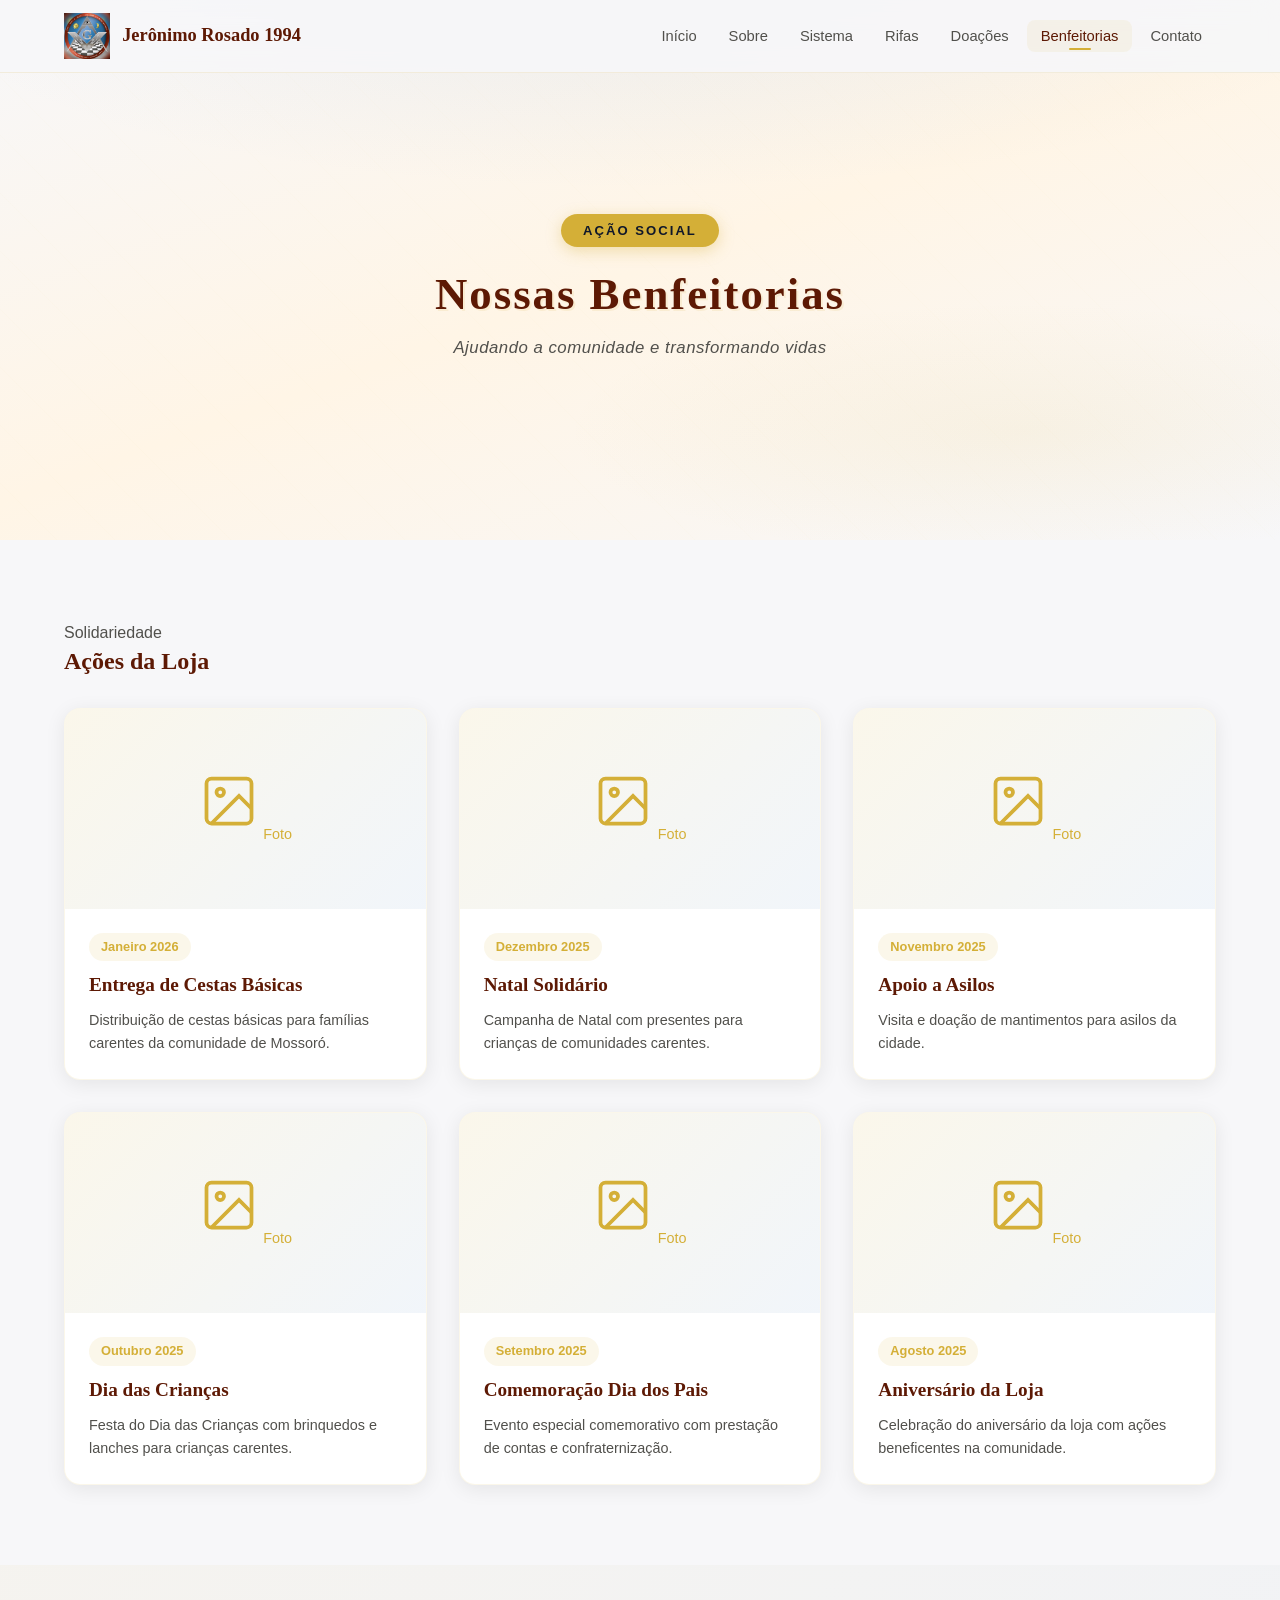
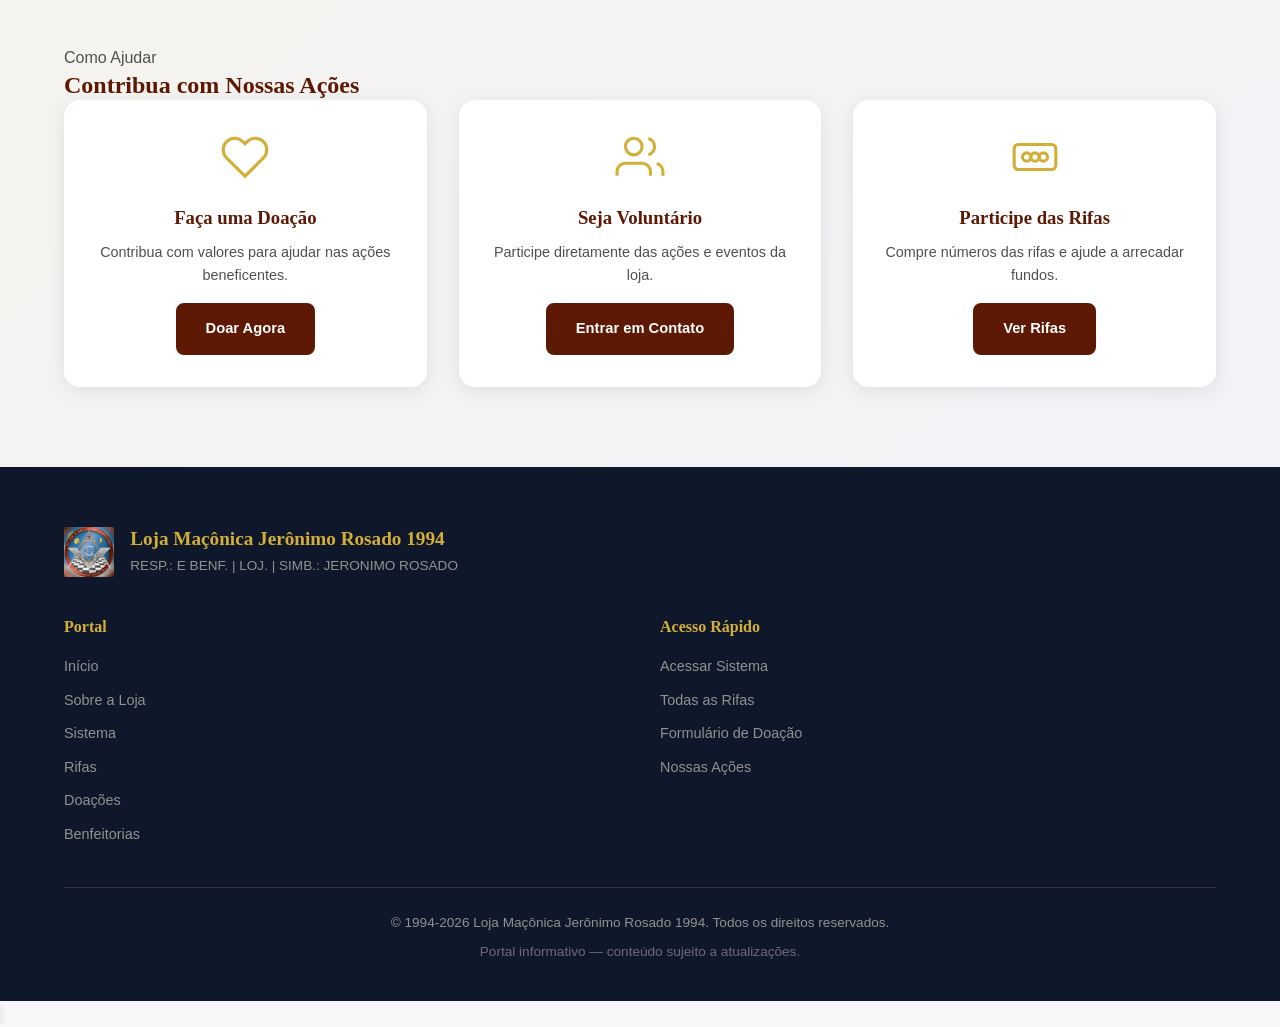
<file: portal/pages/benfeitorias.html>
<!DOCTYPE html>
<html lang="pt-BR">
<head>
    <meta charset="UTF-8">
    <meta name="viewport" content="width=device-width, initial-scale=1.0">
    <meta name="description" content="Benfeitorias - Loja Maçônica Jerônimo Rosado 1994">
    <title>Benfeitorias | Jerônimo Rosado 1994</title>
    <link rel="stylesheet" href="../css/style.css">
    <link rel="icon" type="image/png" href="../img/logo.png">
</head>
<body>
    <nav class="navbar" id="navbar">
        <div class="nav-container">
            <a href="../index.html" class="nav-logo">
                <img src="../img/logo.png" alt="Logo Jerônimo Rosado" class="logo-img">
                <span class="logo-text">Jerônimo Rosado 1994</span>
            </a>
            <button class="nav-toggle" id="navToggle" aria-label="Abrir menu" aria-expanded="false">
                <span></span><span></span><span></span>
            </button>
            <ul class="nav-menu" id="navMenu">
                <li><a href="../index.html" class="nav-link">Início</a></li>
                <li><a href="../index.html#sobre" class="nav-link">Sobre</a></li>
                <li><a href="../index.html#sistema" class="nav-link">Sistema</a></li>
                <li><a href="rifas.html" class="nav-link">Rifas</a></li>
                <li><a href="doacoes.html" class="nav-link">Doações</a></li>
                <li><a href="benfeitorias.html" class="nav-link active">Benfeitorias</a></li>
                <li><a href="../index.html#contato" class="nav-link">Contato</a></li>
            </ul>
        </div>
    </nav>

    <header class="hero" style="min-height: 60vh; padding-top: 72px;">
        <div class="hero-bg"></div>
        <div class="hero-content">
            <div class="hero-badge">Ação Social</div>
            <h1 class="hero-title" style="font-size: 2.8rem;">Nossas Benfeitorias</h1>
            <p class="hero-subtitle">Ajudando a comunidade e transformando vidas</p>
        </div>
    </header>

    <section class="section">
        <div class="container">
            <div class="section-header">
                <span class="section-tag">Solidariedade</span>
                <h2 class="section-title">Ações da Loja</h2>
                <div class="section-line"></div>
            </div>

            <div class="benfeitorias-grid">
                <!-- Benfeitoria 1 -->
                <div class="benfeitoria-card">
                    <div class="benfeitoria-image">
                        <div class="image-placeholder">
                            <svg viewBox="0 0 24 24" fill="none" stroke="#d4af37" stroke-width="1.5">
                                <rect x="3" y="3" width="18" height="18" rx="2"/>
                                <circle cx="8.5" cy="8.5" r="1.5"/>
                                <polyline points="21 15 16 10 5 21"/>
                            </svg>
                            <span>Foto</span>
                        </div>
                    </div>
                    <div class="benfeitoria-content">
                        <span class="benfeitoria-date">Janeiro 2026</span>
                        <h3 class="benfeitoria-title">Entrega de Cestas Básicas</h3>
                        <p class="benfeitoria-description">Distribuição de cestas básicas para famílias carentes da comunidade de Mossoró.</p>
                    </div>
                </div>

                <!-- Benfeitoria 2 -->
                <div class="benfeitoria-card">
                    <div class="benfeitoria-image">
                        <div class="image-placeholder">
                            <svg viewBox="0 0 24 24" fill="none" stroke="#d4af37" stroke-width="1.5">
                                <rect x="3" y="3" width="18" height="18" rx="2"/>
                                <circle cx="8.5" cy="8.5" r="1.5"/>
                                <polyline points="21 15 16 10 5 21"/>
                            </svg>
                            <span>Foto</span>
                        </div>
                    </div>
                    <div class="benfeitoria-content">
                        <span class="benfeitoria-date">Dezembro 2025</span>
                        <h3 class="benfeitoria-title">Natal Solidário</h3>
                        <p class="benfeitoria-description">Campanha de Natal com presentes para crianças de comunidades carentes.</p>
                    </div>
                </div>

                <!-- Benfeitoria 3 -->
                <div class="benfeitoria-card">
                    <div class="benfeitoria-image">
                        <div class="image-placeholder">
                            <svg viewBox="0 0 24 24" fill="none" stroke="#d4af37" stroke-width="1.5">
                                <rect x="3" y="3" width="18" height="18" rx="2"/>
                                <circle cx="8.5" cy="8.5" r="1.5"/>
                                <polyline points="21 15 16 10 5 21"/>
                            </svg>
                            <span>Foto</span>
                        </div>
                    </div>
                    <div class="benfeitoria-content">
                        <span class="benfeitoria-date">Novembro 2025</span>
                        <h3 class="benfeitoria-title">Apoio a Asilos</h3>
                        <p class="benfeitoria-description">Visita e doação de mantimentos para asilos da cidade.</p>
                    </div>
                </div>

                <!-- Benfeitoria 4 -->
                <div class="benfeitoria-card">
                    <div class="benfeitoria-image">
                        <div class="image-placeholder">
                            <svg viewBox="0 0 24 24" fill="none" stroke="#d4af37" stroke-width="1.5">
                                <rect x="3" y="3" width="18" height="18" rx="2"/>
                                <circle cx="8.5" cy="8.5" r="1.5"/>
                                <polyline points="21 15 16 10 5 21"/>
                            </svg>
                            <span>Foto</span>
                        </div>
                    </div>
                    <div class="benfeitoria-content">
                        <span class="benfeitoria-date">Outubro 2025</span>
                        <h3 class="benfeitoria-title">Dia das Crianças</h3>
                        <p class="benfeitoria-description">Festa do Dia das Crianças com brinquedos e lanches para crianças carentes.</p>
                    </div>
                </div>

                <!-- Benfeitoria 5 -->
                <div class="benfeitoria-card">
                    <div class="benfeitoria-image">
                        <div class="image-placeholder">
                            <svg viewBox="0 0 24 24" fill="none" stroke="#d4af37" stroke-width="1.5">
                                <rect x="3" y="3" width="18" height="18" rx="2"/>
                                <circle cx="8.5" cy="8.5" r="1.5"/>
                                <polyline points="21 15 16 10 5 21"/>
                            </svg>
                            <span>Foto</span>
                        </div>
                    </div>
                    <div class="benfeitoria-content">
                        <span class="benfeitoria-date">Setembro 2025</span>
                        <h3 class="benfeitoria-title">Comemoração Dia dos Pais</h3>
                        <p class="benfeitoria-description">Evento especial comemorativo com prestação de contas e confraternização.</p>
                    </div>
                </div>

                <!-- Benfeitoria 6 -->
                <div class="benfeitoria-card">
                    <div class="benfeitoria-image">
                        <div class="image-placeholder">
                            <svg viewBox="0 0 24 24" fill="none" stroke="#d4af37" stroke-width="1.5">
                                <rect x="3" y="3" width="18" height="18" rx="2"/>
                                <circle cx="8.5" cy="8.5" r="1.5"/>
                                <polyline points="21 15 16 10 5 21"/>
                            </svg>
                            <span>Foto</span>
                        </div>
                    </div>
                    <div class="benfeitoria-content">
                        <span class="benfeitoria-date">Agosto 2025</span>
                        <h3 class="benfeitoria-title">Aniversário da Loja</h3>
                        <p class="benfeitoria-description">Celebração do aniversário da loja com ações beneficentes na comunidade.</p>
                    </div>
                </div>
            </div>
        </div>
    </section>

    <section class="section" style="background: linear-gradient(135deg, rgba(212, 175, 55, 0.05), rgba(119, 161, 209, 0.05));">
        <div class="container">
            <div class="section-header">
                <span class="section-tag">Como Ajudar</span>
                <h2 class="section-title">Contribua com Nossas Ações</h2>
                <div class="section-line"></div>
            </div>
            <div style="display: grid; grid-template-columns: repeat(3, 1fr); gap: 32px; text-align: center;">
                <div style="background: var(--white); padding: 32px; border-radius: var(--radius-lg); box-shadow: var(--shadow);">
                    <svg viewBox="0 0 24 24" style="width: 50px; height: 50px; color: var(--gold); margin-bottom: 16px;" fill="none" stroke="currentColor" stroke-width="1.5"><path d="M20.84 4.61a5.5 5.5 0 00-7.78 0L12 5.67l-1.06-1.06a5.5 5.5 0 00-7.78 7.78l1.06 1.06L12 21.23l7.78-7.78 1.06-1.06a5.5 5.5 0 000-7.78z"/></svg>
                    <h3 style="margin-bottom: 12px; color: var(--brown);">Faça uma Doação</h3>
                    <p style="color: var(--dark-text); font-size: 0.9rem;">Contribua com valores para ajudar nas ações beneficentes.</p>
                    <a href="doacoes.html" class="btn btn-accent" style="margin-top: 16px; display: inline-block;">Doar Agora</a>
                </div>
                <div style="background: var(--white); padding: 32px; border-radius: var(--radius-lg); box-shadow: var(--shadow);">
                    <svg viewBox="0 0 24 24" style="width: 50px; height: 50px; color: var(--gold); margin-bottom: 16px;" fill="none" stroke="currentColor" stroke-width="1.5"><path d="M17 21v-2a4 4 0 00-4-4H5a4 4 0 00-4 4v2"/><circle cx="9" cy="7" r="4"/><path d="M23 21v-2a4 4 0 00-3-3.87M16 3.13a4 4 0 010 7.75"/></svg>
                    <h3 style="margin-bottom: 12px; color: var(--brown);">Seja Voluntário</h3>
                    <p style="color: var(--dark-text); font-size: 0.9rem;">Participe diretamente das ações e eventos da loja.</p>
                    <a href="../index.html#contato" class="btn btn-accent" style="margin-top: 16px; display: inline-block;">Entrar em Contato</a>
                </div>
                <div style="background: var(--white); padding: 32px; border-radius: var(--radius-lg); box-shadow: var(--shadow);">
                    <svg viewBox="0 0 24 24" style="width: 50px; height: 50px; color: var(--gold); margin-bottom: 16px;" fill="none" stroke="currentColor" stroke-width="1.5"><rect x="2" y="6" width="20" height="12" rx="2"/><circle cx="8" cy="12" r="2"/><circle cx="12" cy="12" r="2"/><circle cx="16" cy="12" r="2"/></svg>
                    <h3 style="margin-bottom: 12px; color: var(--brown);">Participe das Rifas</h3>
                    <p style="color: var(--dark-text); font-size: 0.9rem;">Compre números das rifas e ajude a arrecadar fundos.</p>
                    <a href="rifas.html" class="btn btn-accent" style="margin-top: 16px; display: inline-block;">Ver Rifas</a>
                </div>
            </div>
        </div>
    </section>

    <footer class="footer">
        <div class="footer-container">
            <div class="footer-brand"><img src="../img/logo.png" alt="Logo" class="footer-logo"><div><h4>Loja Maçônica Jerônimo Rosado 1994</h4><p>RESP.: E BENF. | LOJ. | SIMB.: JERONIMO ROSADO</p></div></div>
            <div class="footer-links">
                <div class="footer-col"><h5>Portal</h5><ul class="footer-menu"><li><a href="../index.html">Início</a></li><li><a href="../index.html#sobre">Sobre a Loja</a></li><li><a href="../index.html#sistema">Sistema</a></li><li><a href="rifas.html">Rifas</a></li><li><a href="doacoes.html">Doações</a></li><li><a href="benfeitorias.html">Benfeitorias</a></li></ul></div>
                <div class="footer-col"><h5>Acesso Rápido</h5><ul class="footer-menu"><li><a href="sistema.html">Acessar Sistema</a></li><li><a href="rifas.html">Todas as Rifas</a></li><li><a href="doacoes.html">Formulário de Doação</a></li><li><a href="benfeitorias.html">Nossas Ações</a></li></ul></div>
            </div>
            <div class="footer-bottom"><p>&copy; 1994-2026 Loja Maçônica Jerônimo Rosado 1994. Todos os direitos reservados.</p><p class="footer-note">Portal informativo — conteúdo sujeito a atualizações.</p></div>
        </div>
    </footer>

    <script src="../js/main.js"></script>
</body>
</html>
</file>
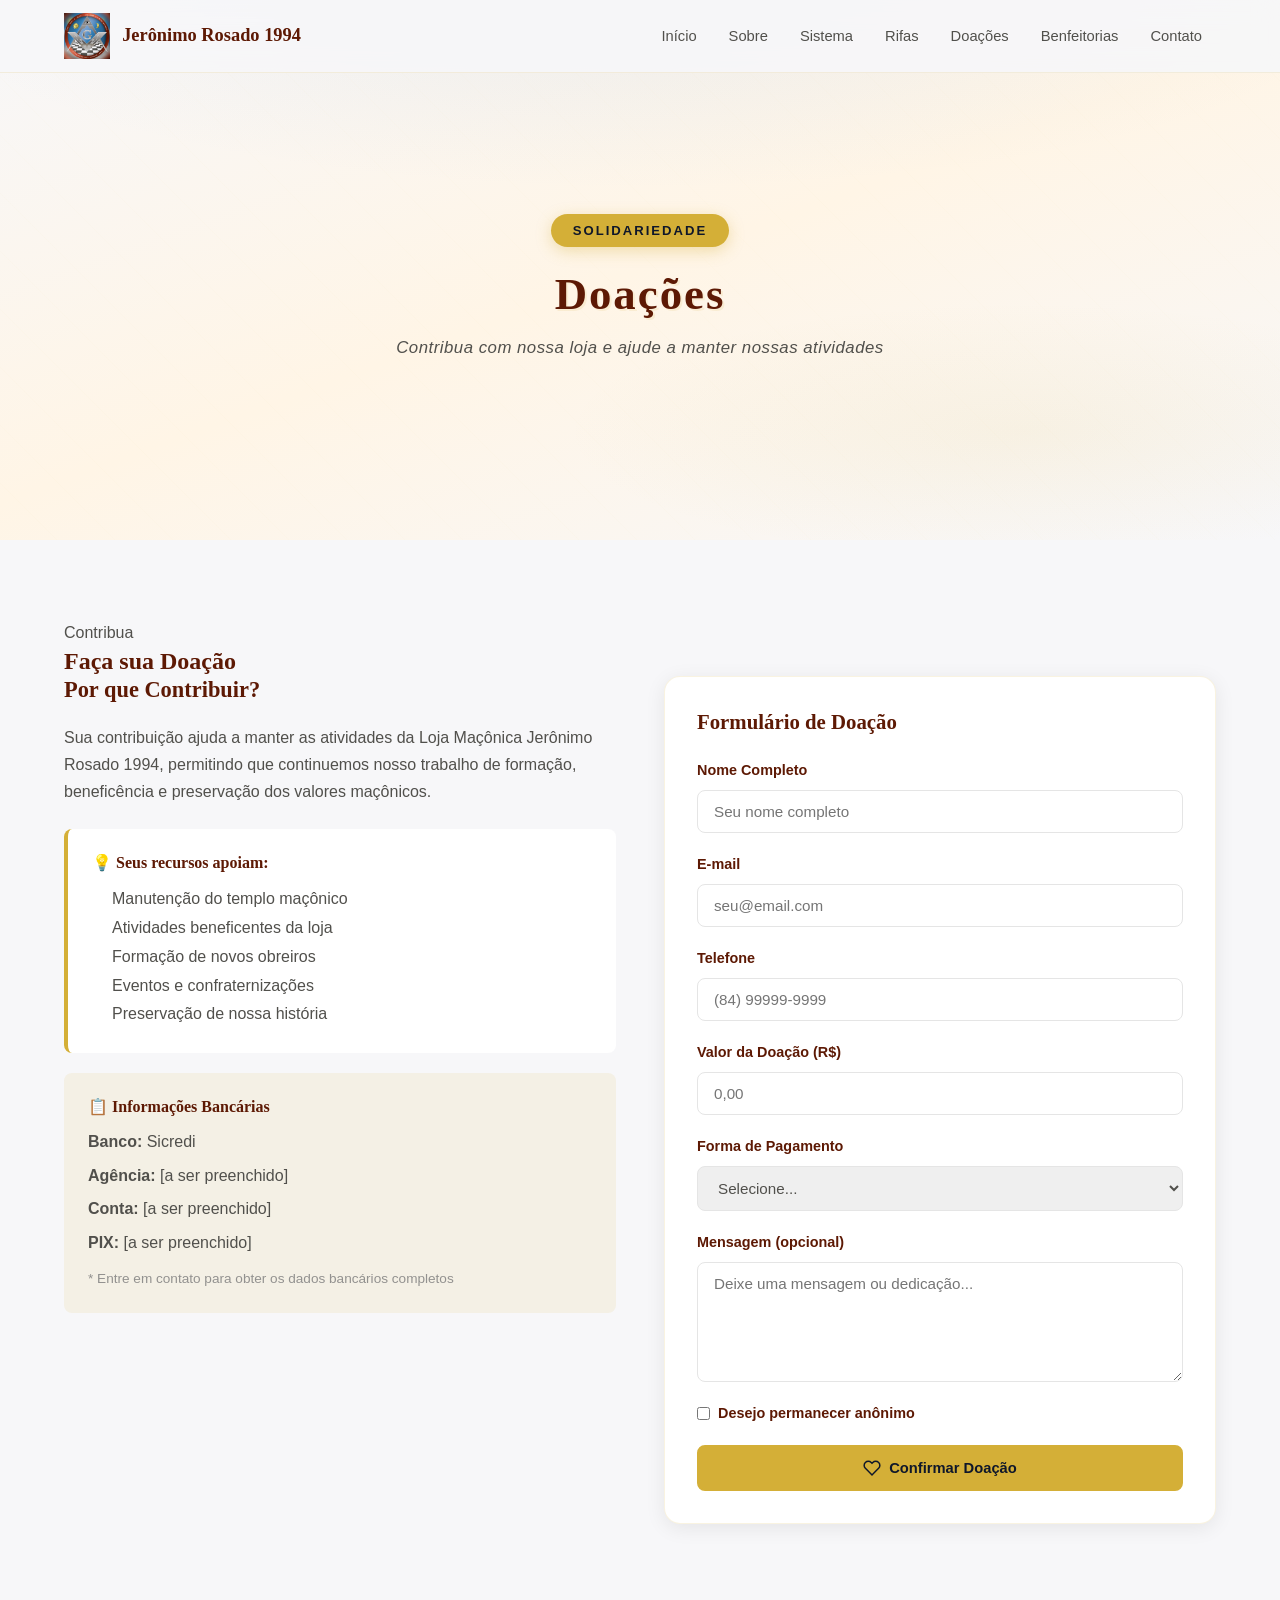
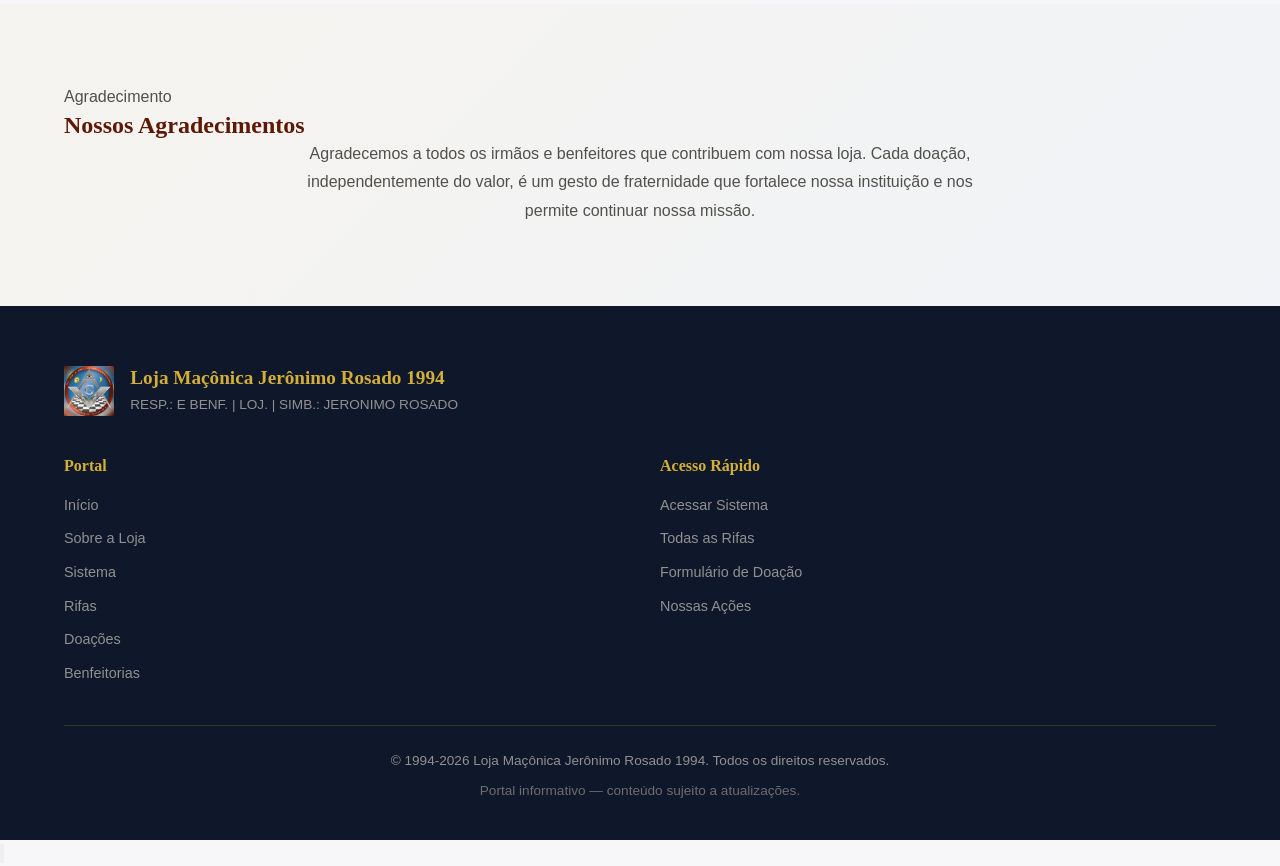
<file: portal/pages/doacoes.html>
<!DOCTYPE html>
<html lang="pt-BR">
<head>
    <meta charset="UTF-8">
    <meta name="viewport" content="width=device-width, initial-scale=1.0">
    <meta name="description" content="Doações - Loja Maçônica Jerônimo Rosado 1994">
    <title>Doações | Jerônimo Rosado 1994</title>
    <link rel="stylesheet" href="../css/style.css">
    <link rel="icon" type="image/png" href="../img/logo.png">
</head>
<body>
    <nav class="navbar" id="navbar">
        <div class="nav-container">
            <a href="../index.html" class="nav-logo">
                <img src="../img/logo.png" alt="Logo Jerônimo Rosado" class="logo-img">
                <span class="logo-text">Jerônimo Rosado 1994</span>
            </a>
            <button class="nav-toggle" id="navToggle" aria-label="Abrir menu" aria-expanded="false">
                <span></span><span></span><span></span>
            </button>
            <ul class="nav-menu" id="navMenu">
                <li><a href="../index.html" class="nav-link">Início</a></li>
                <li><a href="../index.html#sobre" class="nav-link">Sobre</a></li>
                <li><a href="../index.html#sistema" class="nav-link">Sistema</a></li>
                <li><a href="rifas.html" class="nav-link">Rifas</a></li>
                <li><a href="doacoes.html" class="nav-link">Doações</a></li>
                <li><a href="benfeitorias.html" class="nav-link">Benfeitorias</a></li>
                <li><a href="../index.html#contato" class="nav-link">Contato</a></li>
            </ul>
        </div>
    </nav>

    <header class="hero" style="min-height: 60vh; padding-top: 72px;">
        <div class="hero-bg"></div>
        <div class="hero-content">
            <div class="hero-badge">Solidariedade</div>
            <h1 class="hero-title" style="font-size: 2.8rem;">Doações</h1>
            <p class="hero-subtitle">Contribua com nossa loja e ajude a manter nossas atividades</p>
        </div>
    </header>

    <section class="section">
        <div class="container">
            <div class="section-header">
                <span class="section-tag">Contribua</span>
                <h2 class="section-title">Faça sua Doação</h2>
                <div class="section-line"></div>
            </div>

            <div style="display: grid; grid-template-columns: 1fr 1fr; gap: 48px;">
                <div>
                    <h3 style="font-size: 1.4rem; margin-bottom: 20px; color: var(--brown);">Por que Contribuir?</h3>
                    <p style="color: var(--dark-text); line-height: 1.7; margin-bottom: 24px;">
                        Sua contribuição ajuda a manter as atividades da Loja Maçônica Jerônimo Rosado 1994, permitindo que continuemos nosso trabalho de formação, beneficência e preservação dos valores maçônicos.
                    </p>
                    
                    <div style="background: var(--white); padding: 24px; border-radius: var(--radius); margin-bottom: 20px; border-left: 4px solid var(--gold);">
                        <h4 style="color: var(--brown); margin-bottom: 12px;">💡 Seus recursos apoiam:</h4>
                        <ul style="color: var(--dark-text); line-height: 1.8; margin: 0; padding-left: 20px;">
                            <li>Manutenção do templo maçônico</li>
                            <li>Atividades beneficentes da loja</li>
                            <li>Formação de novos obreiros</li>
                            <li>Eventos e confraternizações</li>
                            <li>Preservação de nossa história</li>
                        </ul>
                    </div>

                    <div style="background: rgba(212, 175, 55, 0.1); padding: 24px; border-radius: var(--radius);">
                        <h4 style="color: var(--brown); margin-bottom: 12px;">📋 Informações Bancárias</h4>
                        <p style="color: var(--dark-text); margin-bottom: 8px;"><strong>Banco:</strong> Sicredi</p>
                        <p style="color: var(--dark-text); margin-bottom: 8px;"><strong>Agência:</strong> [a ser preenchido]</p>
                        <p style="color: var(--dark-text); margin-bottom: 8px;"><strong>Conta:</strong> [a ser preenchido]</p>
                        <p style="color: var(--dark-text); margin-bottom: 8px;"><strong>PIX:</strong> [a ser preenchido]</p>
                        <p style="font-size: 0.85rem; color: var(--gray-medium); margin-top: 12px;">* Entre em contato para obter os dados bancários completos</p>
                    </div>
                </div>

                <div style="background: var(--white); padding: 32px; border-radius: var(--radius-lg); box-shadow: var(--shadow); border: 1px solid rgba(212, 175, 55, 0.15);">
                    <h3 style="font-size: 1.3rem; margin-bottom: 24px; color: var(--brown);">Formulário de Doação</h3>
                    <form class="form" id="donationForm">
                        <div class="form-group">
                            <label for="donorName">Nome Completo</label>
                            <input type="text" id="donorName" name="donorName" required placeholder="Seu nome completo">
                        </div>
                        <div class="form-group">
                            <label for="donorEmail">E-mail</label>
                            <input type="email" id="donorEmail" name="donorEmail" required placeholder="seu@email.com">
                        </div>
                        <div class="form-group">
                            <label for="donorPhone">Telefone</label>
                            <input type="tel" id="donorPhone" name="donorPhone" placeholder="(84) 99999-9999">
                        </div>
                        <div class="form-group">
                            <label for="donationAmount">Valor da Doação (R$)</label>
                            <input type="number" id="donationAmount" name="donationAmount" required min="1" step="0.01" placeholder="0,00">
                        </div>
                        <div class="form-group">
                            <label for="donationType">Forma de Pagamento</label>
                            <select id="donationType" name="donationType" required>
                                <option value="">Selecione...</option>
                                <option value="pix">PIX</option>
                                <option value="transferencia">Transferência Bancária</option>
                                <option value="deposito">Depósito</option>
                                <option value="dinheiro">Dinheiro (presencial)</option>
                            </select>
                        </div>
                        <div class="form-group">
                            <label for="donationMessage">Mensagem (opcional)</label>
                            <textarea id="donationMessage" name="donationMessage" rows="3" placeholder="Deixe uma mensagem ou dedicação..."></textarea>
                        </div>
                        <div class="form-group">
                            <label style="display: flex; align-items: center; gap: 8px; cursor: pointer;">
                                <input type="checkbox" id="anonymous" name="anonymous" style="width: auto;">
                                <span>Desejo permanecer anônimo</span>
                            </label>
                        </div>
                        <button type="submit" class="btn btn-primary btn-full">
                            <svg viewBox="0 0 24 24" class="send-icon" fill="none" stroke="currentColor" stroke-width="2"><path d="M20.84 4.61a5.5 5.5 0 00-7.78 0L12 5.67l-1.06-1.06a5.5 5.5 0 00-7.78 7.78l1.06 1.06L12 21.23l7.78-7.78 1.06-1.06a5.5 5.5 0 000-7.78z"/></svg>
                            Confirmar Doação
                        </button>
                    </form>
                </div>
            </div>
        </div>
    </section>

    <section class="section" style="background: linear-gradient(135deg, rgba(212, 175, 55, 0.05), rgba(119, 161, 209, 0.05));">
        <div class="container">
            <div class="section-header">
                <span class="section-tag">Agradecimento</span>
                <h2 class="section-title">Nossos Agradecimentos</h2>
                <div class="section-line"></div>
            </div>
            <p style="text-align: center; max-width: 700px; margin: 0 auto; color: var(--dark-text); line-height: 1.8;">
                Agradecemos a todos os irmãos e benfeitores que contribuem com nossa loja. Cada doação, independentemente do valor, é um gesto de fraternidade que fortalece nossa instituição e nos permite continuar nossa missão.
            </p>
        </div>
    </section>

    <footer class="footer">
        <div class="footer-container">
            <div class="footer-brand"><img src="../img/logo.png" alt="Logo" class="footer-logo"><div><h4>Loja Maçônica Jerônimo Rosado 1994</h4><p>RESP.: E BENF. | LOJ. | SIMB.: JERONIMO ROSADO</p></div></div>
            <div class="footer-links">
                <div class="footer-col"><h5>Portal</h5><ul class="footer-menu"><li><a href="../index.html">Início</a></li><li><a href="../index.html#sobre">Sobre a Loja</a></li><li><a href="../index.html#sistema">Sistema</a></li><li><a href="rifas.html">Rifas</a></li><li><a href="doacoes.html">Doações</a></li><li><a href="benfeitorias.html">Benfeitorias</a></li></ul></div>
                <div class="footer-col"><h5>Acesso Rápido</h5><ul class="footer-menu"><li><a href="sistema.html">Acessar Sistema</a></li><li><a href="rifas.html">Todas as Rifas</a></li><li><a href="doacoes.html">Formulário de Doação</a></li><li><a href="benfeitorias.html">Nossas Ações</a></li></ul></div>
            </div>
            <div class="footer-bottom"><p>&copy; 1994-2026 Loja Maçônica Jerônimo Rosado 1994. Todos os direitos reservados.</p><p class="footer-note">Portal informativo — conteúdo sujeito a atualizações.</p></div>
        </div>
    </footer>

    <script src="../js/main.js"></script>
    <script>
        document.addEventListener('DOMContentLoaded', () => {
            const donationForm = document.getElementById('donationForm');
            if (donationForm) {
                donationForm.addEventListener('submit', (e) => {
                    e.preventDefault();
                    const formData = new FormData(donationForm);
                    const data = {
                        nome: formData.get('donorName'),
                        email: formData.get('donorEmail'),
                        telefone: formData.get('donorPhone'),
                        valor: formData.get('donationAmount'),
                        tipo: formData.get('donationType'),
                        mensagem: formData.get('donationMessage'),
                        anonimo: formData.get('anonymous')
                    };

                    if (!data.nome || !data.email || !data.valor || !data.tipo) {
                        alert('Por favor, preencha todos os campos obrigatórios.');
                        return;
                    }

                    const emailRegex = /^[^\s@]+@[^\s@]+\.[^\s@]+$/;
                    if (!emailRegex.test(data.email)) {
                        alert('Por favor, insira um e-mail válido.');
                        return;
                    }

                    console.log('Donation data:', data);
                    alert('Obrigado pela sua doação! Entraremos em contato com as instruções de pagamento.');
                    donationForm.reset();
                });
            }
        });
    </script>
</body>
</html>
</file>
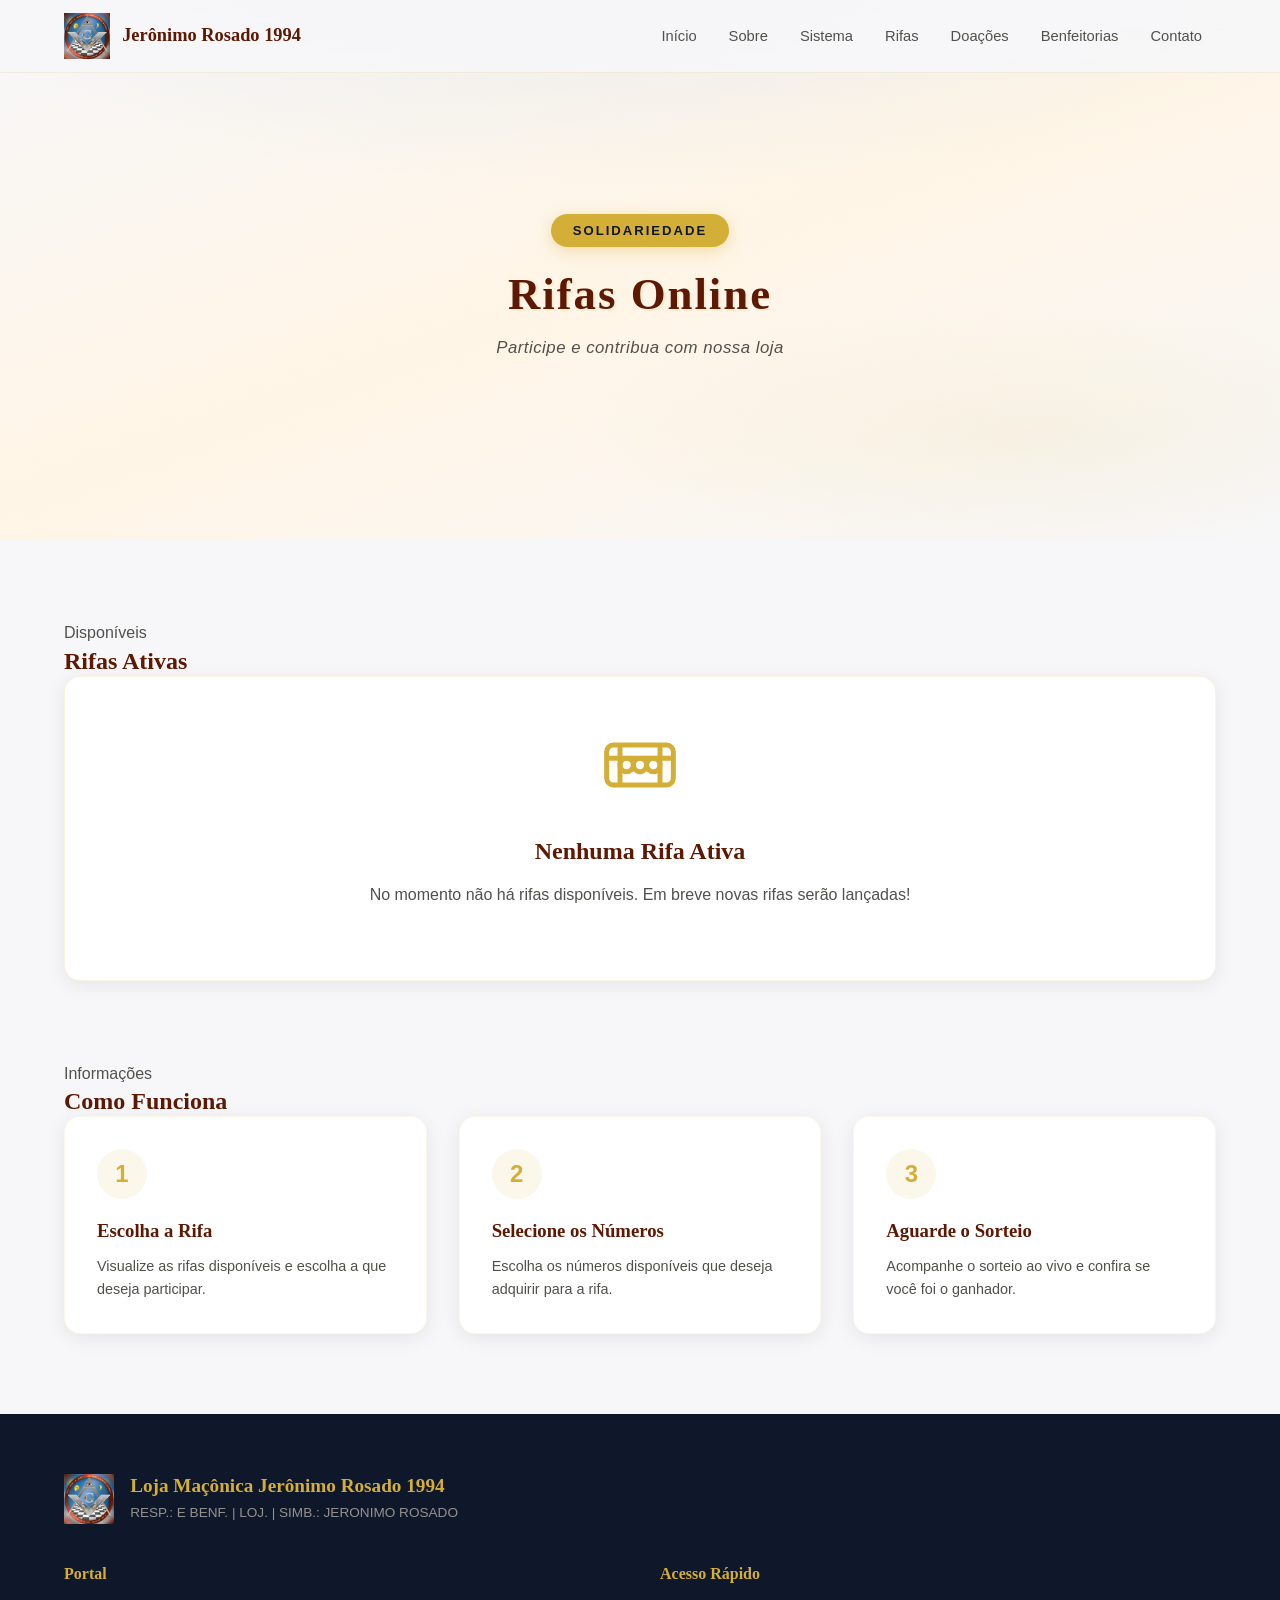
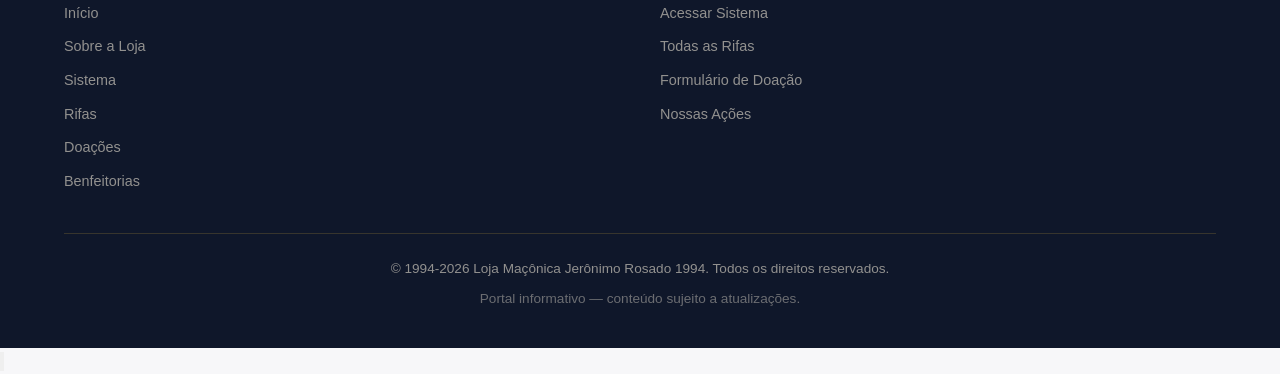
<file: portal/pages/rifas.html>
<!DOCTYPE html>
<html lang="pt-BR">
<head>
    <meta charset="UTF-8">
    <meta name="viewport" content="width=device-width, initial-scale=1.0">
    <meta name="description" content="Rifas Online - Loja Maçônica Jerônimo Rosado 1994">
    <title>Rifas Online | Jerônimo Rosado 1994</title>
    <link rel="stylesheet" href="../css/style.css">
    <link rel="icon" type="image/png" href="../img/logo.png">
</head>
<body>
    <nav class="navbar" id="navbar">
        <div class="nav-container">
            <a href="../index.html" class="nav-logo">
                <img src="../img/logo.png" alt="Logo Jerônimo Rosado" class="logo-img">
                <span class="logo-text">Jerônimo Rosado 1994</span>
            </a>
            <button class="nav-toggle" id="navToggle" aria-label="Abrir menu" aria-expanded="false">
                <span></span><span></span><span></span>
            </button>
            <ul class="nav-menu" id="navMenu">
                <li><a href="../index.html" class="nav-link">Início</a></li>
                <li><a href="../index.html#sobre" class="nav-link">Sobre</a></li>
                <li><a href="../index.html#sistema" class="nav-link">Sistema</a></li>
                <li><a href="rifas.html" class="nav-link">Rifas</a></li>
                <li><a href="doacoes.html" class="nav-link">Doações</a></li>
                <li><a href="benfeitorias.html" class="nav-link">Benfeitorias</a></li>
                <li><a href="../index.html#contato" class="nav-link">Contato</a></li>
            </ul>
        </div>
    </nav>

    <header class="hero" style="min-height: 60vh; padding-top: 72px;">
        <div class="hero-bg"></div>
        <div class="hero-content">
            <div class="hero-badge">Solidariedade</div>
            <h1 class="hero-title" style="font-size: 2.8rem;">Rifas Online</h1>
            <p class="hero-subtitle">Participe e contribua com nossa loja</p>
        </div>
    </header>

    <section class="section">
        <div class="container">
            <div class="section-header">
                <span class="section-tag">Disponíveis</span>
                <h2 class="section-title">Rifas Ativas</h2>
                <div class="section-line"></div>
            </div>

            <div id="rifasContainer" style="display: grid; grid-template-columns: repeat(3, 1fr); gap: 32px;">
                <div style="grid-column: 1 / -1; text-align: center; padding: 48px; background: var(--white); border-radius: var(--radius-lg); box-shadow: var(--shadow); border: 1px solid rgba(212, 175, 55, 0.15);">
                    <svg viewBox="0 0 24 24" style="width: 80px; height: 80px; color: var(--gold); margin-bottom: 24px;" fill="none" stroke="currentColor" stroke-width="1.5">
                        <rect x="2" y="6" width="20" height="12" rx="2"/>
                        <circle cx="8" cy="12" r="2"/>
                        <circle cx="12" cy="12" r="2"/>
                        <circle cx="16" cy="12" r="2"/>
                        <line x1="2" y1="10" x2="22" y2="10"/>
                        <line x1="6" y1="6" x2="6" y2="18"/>
                        <line x1="18" y1="6" x2="18" y2="18"/>
                    </svg>
                    <h3 style="font-size: 1.5rem; color: var(--brown); margin-bottom: 16px;">Nenhuma Rifa Ativa</h3>
                    <p style="color: var(--dark-text); margin-bottom: 24px; max-width: 600px; margin-left: auto; margin-right: auto;">
                        No momento não há rifas disponíveis. Em breve novas rifas serão lançadas!
                    </p>
                </div>
            </div>

            <div class="section-header" style="margin-top: 80px;">
                <span class="section-tag">Informações</span>
                <h2 class="section-title">Como Funciona</h2>
                <div class="section-line"></div>
            </div>

            <div style="display: grid; grid-template-columns: repeat(3, 1fr); gap: 32px;">
                <div style="background: var(--white); padding: 32px; border-radius: var(--radius-lg); box-shadow: var(--shadow); border: 1px solid rgba(212, 175, 55, 0.1);">
                    <div style="width: 50px; height: 50px; background: rgba(212, 175, 55, 0.1); border-radius: 50%; display: flex; align-items: center; justify-content: center; margin-bottom: 20px;">
                        <span style="font-size: 1.5rem; font-weight: 700; color: var(--gold);">1</span>
                    </div>
                    <h3 style="margin-bottom: 12px; color: var(--brown);">Escolha a Rifa</h3>
                    <p style="color: var(--dark-text); font-size: 0.9rem; line-height: 1.6;">Visualize as rifas disponíveis e escolha a que deseja participar.</p>
                </div>
                <div style="background: var(--white); padding: 32px; border-radius: var(--radius-lg); box-shadow: var(--shadow); border: 1px solid rgba(212, 175, 55, 0.1);">
                    <div style="width: 50px; height: 50px; background: rgba(212, 175, 55, 0.1); border-radius: 50%; display: flex; align-items: center; justify-content: center; margin-bottom: 20px;">
                        <span style="font-size: 1.5rem; font-weight: 700; color: var(--gold);">2</span>
                    </div>
                    <h3 style="margin-bottom: 12px; color: var(--brown);">Selecione os Números</h3>
                    <p style="color: var(--dark-text); font-size: 0.9rem; line-height: 1.6;">Escolha os números disponíveis que deseja adquirir para a rifa.</p>
                </div>
                <div style="background: var(--white); padding: 32px; border-radius: var(--radius-lg); box-shadow: var(--shadow); border: 1px solid rgba(212, 175, 55, 0.1);">
                    <div style="width: 50px; height: 50px; background: rgba(212, 175, 55, 0.1); border-radius: 50%; display: flex; align-items: center; justify-content: center; margin-bottom: 20px;">
                        <span style="font-size: 1.5rem; font-weight: 700; color: var(--gold);">3</span>
                    </div>
                    <h3 style="margin-bottom: 12px; color: var(--brown);">Aguarde o Sorteio</h3>
                    <p style="color: var(--dark-text); font-size: 0.9rem; line-height: 1.6;">Acompanhe o sorteio ao vivo e confira se você foi o ganhador.</p>
                </div>
            </div>
        </div>
    </section>

    <!-- Modal de Compra de Bilhetes -->
    <div id="modalCompra" style="display: none; position: fixed; top: 0; left: 0; right: 0; bottom: 0; background: rgba(0, 0, 0, 0.5); z-index: 1000; align-items: center; justify-content: center; padding: 20px; backdrop-filter: blur(4px);">
        <div style="background: var(--white); border-radius: 16px; max-width: 500px; width: 100%; max-height: 90vh; overflow-y: auto; box-shadow: 0 25px 50px -12px rgba(0, 0, 0, 0.25);">
            <div style="padding: 32px 32px 24px;">
                <div style="display: flex; justify-content: space-between; align-items: flex-start; margin-bottom: 24px;">
                    <div>
                        <h3 style="font-size: 1.5rem; color: var(--brown); margin: 0 0 4px 0; font-weight: 600;">Comprar Bilhetes</h3>
                        <p id="modalRifaNome" style="color: var(--gray-medium); margin: 0; font-size: 0.95rem;"></p>
                    </div>
                    <button onclick="fecharModal()" style="background: #f5f5f5; border: none; width: 36px; height: 36px; border-radius: 50%; cursor: pointer; color: var(--gray-medium); font-size: 1.25rem; display: flex; align-items: center; justify-content: center; transition: all 0.2s;">&times;</button>
                </div>
                
                <div style="display: flex; justify-content: space-between; align-items: center; padding: 16px; background: #fafafa; border-radius: 12px; margin-bottom: 24px;">
                    <div>
                        <span style="color: var(--gray-medium); font-size: 0.85rem;">Valor por bilhete</span>
                        <div style="color: var(--dark-text); font-weight: 600; font-size: 1.1rem;">R$ <span id="modalValor">0,00</span></div>
                    </div>
                    <div style="text-align: right;">
                        <span style="color: var(--gray-medium); font-size: 0.85rem;">Total</span>
                        <div style="color: var(--gold); font-weight: 700; font-size: 1.3rem;">R$ <span id="modalTotal">0,00</span></div>
                    </div>
                </div>

                <div style="margin-bottom: 24px;">
                    <label style="display: block; margin-bottom: 12px; color: var(--brown); font-weight: 500; font-size: 0.9rem; letter-spacing: 0.5px; text-transform: uppercase;">Selecione os números</label>
                    <div id="gridNumeros" style="display: grid; grid-template-columns: repeat(5, 1fr); gap: 10px; max-height: 280px; overflow-y: auto; padding: 20px; background: #fafafa; border-radius: 12px;">
                    </div>
                </div>

                <form id="formCompra" style="margin-bottom: 24px;">
                    <div style="margin-bottom: 16px;">
                        <label for="compradorNome" style="display: block; margin-bottom: 6px; color: var(--dark-text); font-size: 0.9rem; font-weight: 500;">Nome Completo</label>
                        <input type="text" id="compradorNome" required placeholder="Seu nome completo" style="width: 100%; padding: 12px 16px; border: 1px solid #e5e5e5; border-radius: 8px; font-size: 0.95rem; transition: border-color 0.2s;">
                    </div>
                    <div style="margin-bottom: 16px;">
                        <label for="compradorTelefone" style="display: block; margin-bottom: 6px; color: var(--dark-text); font-size: 0.9rem; font-weight: 500;">Telefone</label>
                        <input type="tel" id="compradorTelefone" required placeholder="(84) 99999-9999" style="width: 100%; padding: 12px 16px; border: 1px solid #e5e5e5; border-radius: 8px; font-size: 0.95rem; transition: border-color 0.2s;">
                    </div>
                    <div style="margin-bottom: 0;">
                        <label for="compradorEmail" style="display: block; margin-bottom: 6px; color: var(--dark-text); font-size: 0.9rem; font-weight: 500;">E-mail (opcional)</label>
                        <input type="email" id="compradorEmail" placeholder="seu@email.com" style="width: 100%; padding: 12px 16px; border: 1px solid #e5e5e5; border-radius: 8px; font-size: 0.95rem; transition: border-color 0.2s;">
                    </div>
                </form>

                <div style="display: flex; gap: 12px;">
                    <button onclick="fecharModal()" style="flex: 1; padding: 14px; background: #f5f5f5; border: none; border-radius: 10px; color: var(--dark-text); font-weight: 600; font-size: 0.95rem; cursor: pointer; transition: background 0.2s;">Cancelar</button>
                    <button onclick="confirmarCompra()" style="flex: 1; padding: 14px; background: var(--gold); border: none; border-radius: 10px; color: white; font-weight: 600; font-size: 0.95rem; cursor: pointer; transition: background 0.2s;">Confirmar</button>
                </div>
            </div>
        </div>
    </div>

    <footer class="footer">
        <div class="footer-container">
            <div class="footer-brand"><img src="../img/logo.png" alt="Logo" class="footer-logo"><div><h4>Loja Maçônica Jerônimo Rosado 1994</h4><p>RESP.: E BENF. | LOJ. | SIMB.: JERONIMO ROSADO</p></div></div>
            <div class="footer-links">
                <div class="footer-col"><h5>Portal</h5><ul class="footer-menu"><li><a href="../index.html">Início</a></li><li><a href="../index.html#sobre">Sobre a Loja</a></li><li><a href="../index.html#sistema">Sistema</a></li><li><a href="rifas.html">Rifas</a></li><li><a href="doacoes.html">Doações</a></li><li><a href="benfeitorias.html">Benfeitorias</a></li></ul></div>
                <div class="footer-col"><h5>Acesso Rápido</h5><ul class="footer-menu"><li><a href="sistema.html">Acessar Sistema</a></li><li><a href="rifas.html">Todas as Rifas</a></li><li><a href="doacoes.html">Formulário de Doação</a></li><li><a href="benfeitorias.html">Nossas Ações</a></li></ul></div>
            </div>
            <div class="footer-bottom"><p>&copy; 1994-2026 Loja Maçônica Jerônimo Rosado 1994. Todos os direitos reservados.</p><p class="footer-note">Portal informativo — conteúdo sujeito a atualizações.</p></div>
        </div>
    </footer>

    <script src="../js/main.js"></script>
    <script>
        document.addEventListener('DOMContentLoaded', () => {
            const rifasContainer = document.getElementById('rifasContainer');

            function formatarData(dataStr) {
                const data = new Date(dataStr + 'T00:00:00');
                return data.toLocaleDateString('pt-BR');
            }

            function carregarRifas() {
                const rifas = JSON.parse(localStorage.getItem('rifas') || '[]');
                const rifasAtivas = rifas.filter(rifa => rifa.ativa);

                if (rifasAtivas.length === 0) {
                    rifasContainer.innerHTML = `
                        <div style="grid-column: 1 / -1; text-align: center; padding: 48px; background: var(--white); border-radius: var(--radius-lg); box-shadow: var(--shadow); border: 1px solid rgba(212, 175, 55, 0.15);">
                            <svg viewBox="0 0 24 24" style="width: 80px; height: 80px; color: var(--gold); margin-bottom: 24px;" fill="none" stroke="currentColor" stroke-width="1.5">
                                <rect x="2" y="6" width="20" height="12" rx="2"/>
                                <circle cx="8" cy="12" r="2"/>
                                <circle cx="12" cy="12" r="2"/>
                                <circle cx="16" cy="12" r="2"/>
                                <line x1="2" y1="10" x2="22" y2="10"/>
                                <line x1="6" y1="6" x2="6" y2="18"/>
                                <line x1="18" y1="6" x2="18" y2="18"/>
                            </svg>
                            <h3 style="font-size: 1.5rem; color: var(--brown); margin-bottom: 16px;">Nenhuma Rifa Ativa</h3>
                            <p style="color: var(--dark-text); margin-bottom: 24px; max-width: 600px; margin-left: auto; margin-right: auto;">
                                No momento não há rifas disponíveis. Em breve novas rifas serão lançadas!
                            </p>
                        </div>
                    `;
                } else {
                    rifasContainer.innerHTML = rifasAtivas.map(rifa => `
                        <div class="rifas-card" style="background: var(--white); border-radius: var(--radius-lg); padding: 32px; box-shadow: var(--shadow); border: 1px solid rgba(212, 175, 55, 0.15); transition: var(--transition);">
                            <div style="background: linear-gradient(135deg, rgba(212, 175, 55, 0.1), rgba(119, 161, 209, 0.1)); padding: 16px; border-radius: var(--radius); margin-bottom: 20px; text-align: center;">
                                <svg viewBox="0 0 24 24" style="width: 60px; height: 60px; color: var(--gold);" fill="none" stroke="currentColor" stroke-width="1.5">
                                    <rect x="2" y="6" width="20" height="12" rx="2"/>
                                    <circle cx="8" cy="12" r="2"/>
                                    <circle cx="12" cy="12" r="2"/>
                                    <circle cx="16" cy="12" r="2"/>
                                    <line x1="2" y1="10" x2="22" y2="10"/>
                                    <line x1="6" y1="6" x2="6" y2="18"/>
                                    <line x1="18" y1="6" x2="18" y2="18"/>
                                </svg>
                            </div>
                            <h3 style="font-size: 1.4rem; color: var(--brown); margin-bottom: 12px; text-align: center;">${rifa.nome}</h3>
                            <div style="background: rgba(212, 175, 55, 0.1); padding: 12px; border-radius: var(--radius); margin-bottom: 16px; text-align: center;">
                                <span style="font-size: 1.2rem; font-weight: 700; color: var(--gold);">R$ ${parseFloat(rifa.valor).toFixed(2)}</span>
                                <span style="color: var(--dark-text); font-size: 0.9rem;"> por bilhete</span>
                            </div>
                            <div style="margin-bottom: 16px;">
                                <p style="color: var(--dark-text); margin-bottom: 8px;"><strong>Prêmio Principal:</strong> ${rifa.premio}</p>
                                <p style="color: var(--dark-text); margin-bottom: 8px;"><strong>Bilhetes Disponíveis:</strong> ${rifa.quantidade}</p>
                                <p style="color: var(--dark-text); margin-bottom: 8px;"><strong>Data do Sorteio:</strong> ${formatarData(rifa.dataSorteio)} às ${rifa.horaSorteio}</p>
                                <p style="color: var(--dark-text); margin-bottom: 8px;"><strong>Vendas até:</strong> ${formatarData(rifa.dataFim)}</p>
                            </div>
                            ${rifa.descricao ? `<p style="color: var(--dark-text); font-size: 0.9rem; line-height: 1.6; margin-bottom: 16px; font-style: italic;">${rifa.descricao}</p>` : ''}
                            <button onclick="participarRifa('${rifa.id}')" class="btn btn-primary btn-full" style="margin-top: 16px;">
                                <svg viewBox="0 0 24 24" class="btn-icon" fill="none" stroke="currentColor" stroke-width="2"><path d="M12 5v14M5 12h14"/></svg>
                                Participar
                            </button>
                        </div>
                    `).join('');
                }
            }

            let rifaAtual = null;
            let numerosSelecionados = [];

            window.participarRifa = function(rifaId) {
                const rifas = JSON.parse(localStorage.getItem('rifas') || '[]');
                rifaAtual = rifas.find(r => r.id == rifaId);
                if (rifaAtual) {
                    // Carregar vendas existentes
                    const vendas = JSON.parse(localStorage.getItem('vendas') || '[]');
                    const vendasRifa = vendas.filter(v => v.rifaId == rifaId);
                    const numerosVendidos = vendasRifa.flatMap(v => v.numeros);

                    // Exibir modal
                    document.getElementById('modalRifaNome').textContent = rifaAtual.nome;
                    document.getElementById('modalValor').textContent = parseFloat(rifaAtual.valor).toFixed(2);
                    document.getElementById('modalTotal').textContent = '0,00';
                    document.getElementById('modalCompra').style.display = 'flex';

                    // Gerar grid de números
                    const gridNumeros = document.getElementById('gridNumeros');
                    gridNumeros.innerHTML = '';
                    numerosSelecionados = [];

                    for (let i = 1; i <= parseInt(rifaAtual.quantidade); i++) {
                        const vendido = numerosVendidos.includes(i);
                        const btn = document.createElement('button');
                        btn.textContent = i;
                        btn.disabled = vendido;
                        btn.style.cssText = `
                            padding: 14px;
                            border: 1px solid ${vendido ? '#e5e5e5' : '#e5e5e5'};
                            border-radius: 8px;
                            background: ${vendido ? '#fafafa' : 'white'};
                            color: ${vendido ? '#ccc' : 'var(--dark-text)'};
                            cursor: ${vendido ? 'not-allowed' : 'pointer'};
                            font-weight: 500;
                            font-size: 0.95rem;
                            transition: all 0.2s ease;
                        `;
                        
                        if (!vendido) {
                            btn.onclick = () => toggleNumero(i, btn, parseFloat(rifaAtual.valor));
                            btn.onmouseenter = () => {
                                if (!numerosSelecionados.includes(i)) {
                                    btn.style.borderColor = 'var(--gold)';
                                    btn.style.background = '#fafafa';
                                }
                            };
                            btn.onmouseleave = () => {
                                if (!numerosSelecionados.includes(i)) {
                                    btn.style.borderColor = '#e5e5e5';
                                    btn.style.background = 'white';
                                }
                            };
                        }
                        
                        gridNumeros.appendChild(btn);
                    }
                }
            };

            function toggleNumero(numero, btn, valor) {
                const index = numerosSelecionados.indexOf(numero);
                if (index > -1) {
                    numerosSelecionados.splice(index, 1);
                    btn.style.background = 'white';
                    btn.style.borderColor = '#e5e5e5';
                    btn.style.color = 'var(--dark-text)';
                    btn.style.fontWeight = '500';
                } else {
                    numerosSelecionados.push(numero);
                    btn.style.background = 'var(--gold)';
                    btn.style.borderColor = 'var(--gold)';
                    btn.style.color = 'white';
                    btn.style.fontWeight = '600';
                }
                
                // Atualizar total
                const total = numerosSelecionados.length * valor;
                document.getElementById('modalTotal').textContent = total.toFixed(2);
            }

            window.fecharModal = function() {
                document.getElementById('modalCompra').style.display = 'none';
                document.getElementById('formCompra').reset();
                numerosSelecionados = [];
                rifaAtual = null;
            };

            window.confirmarCompra = function() {
                if (numerosSelecionados.length === 0) {
                    alert('Por favor, selecione pelo menos um número.');
                    return;
                }

                const nome = document.getElementById('compradorNome').value.trim();
                const telefone = document.getElementById('compradorTelefone').value.trim();
                const email = document.getElementById('compradorEmail').value.trim();

                if (!nome || !telefone) {
                    alert('Por favor, preencha nome e telefone.');
                    return;
                }

                const venda = {
                    id: Date.now(),
                    rifaId: rifaAtual.id,
                    rifaNome: rifaAtual.nome,
                    numeros: [...numerosSelecionados],
                    valorTotal: numerosSelecionados.length * parseFloat(rifaAtual.valor),
                    comprador: {
                        nome,
                        telefone,
                        email
                    },
                    dataCompra: new Date().toISOString()
                };

                // Salvar venda
                const vendas = JSON.parse(localStorage.getItem('vendas') || '[]');
                vendas.push(venda);
                localStorage.setItem('vendas', JSON.stringify(vendas));

                alert('Compra realizada com sucesso!\\n\\nNúmeros: ' + numerosSelecionados.join(', ') + '\\nTotal: R$ ' + venda.valorTotal.toFixed(2) + '\\n\\nEntraremos em contato para o pagamento.');
                fecharModal();
                carregarRifas();
            };

            carregarRifas();
        });
    </script>
</body>
</html>
</file>
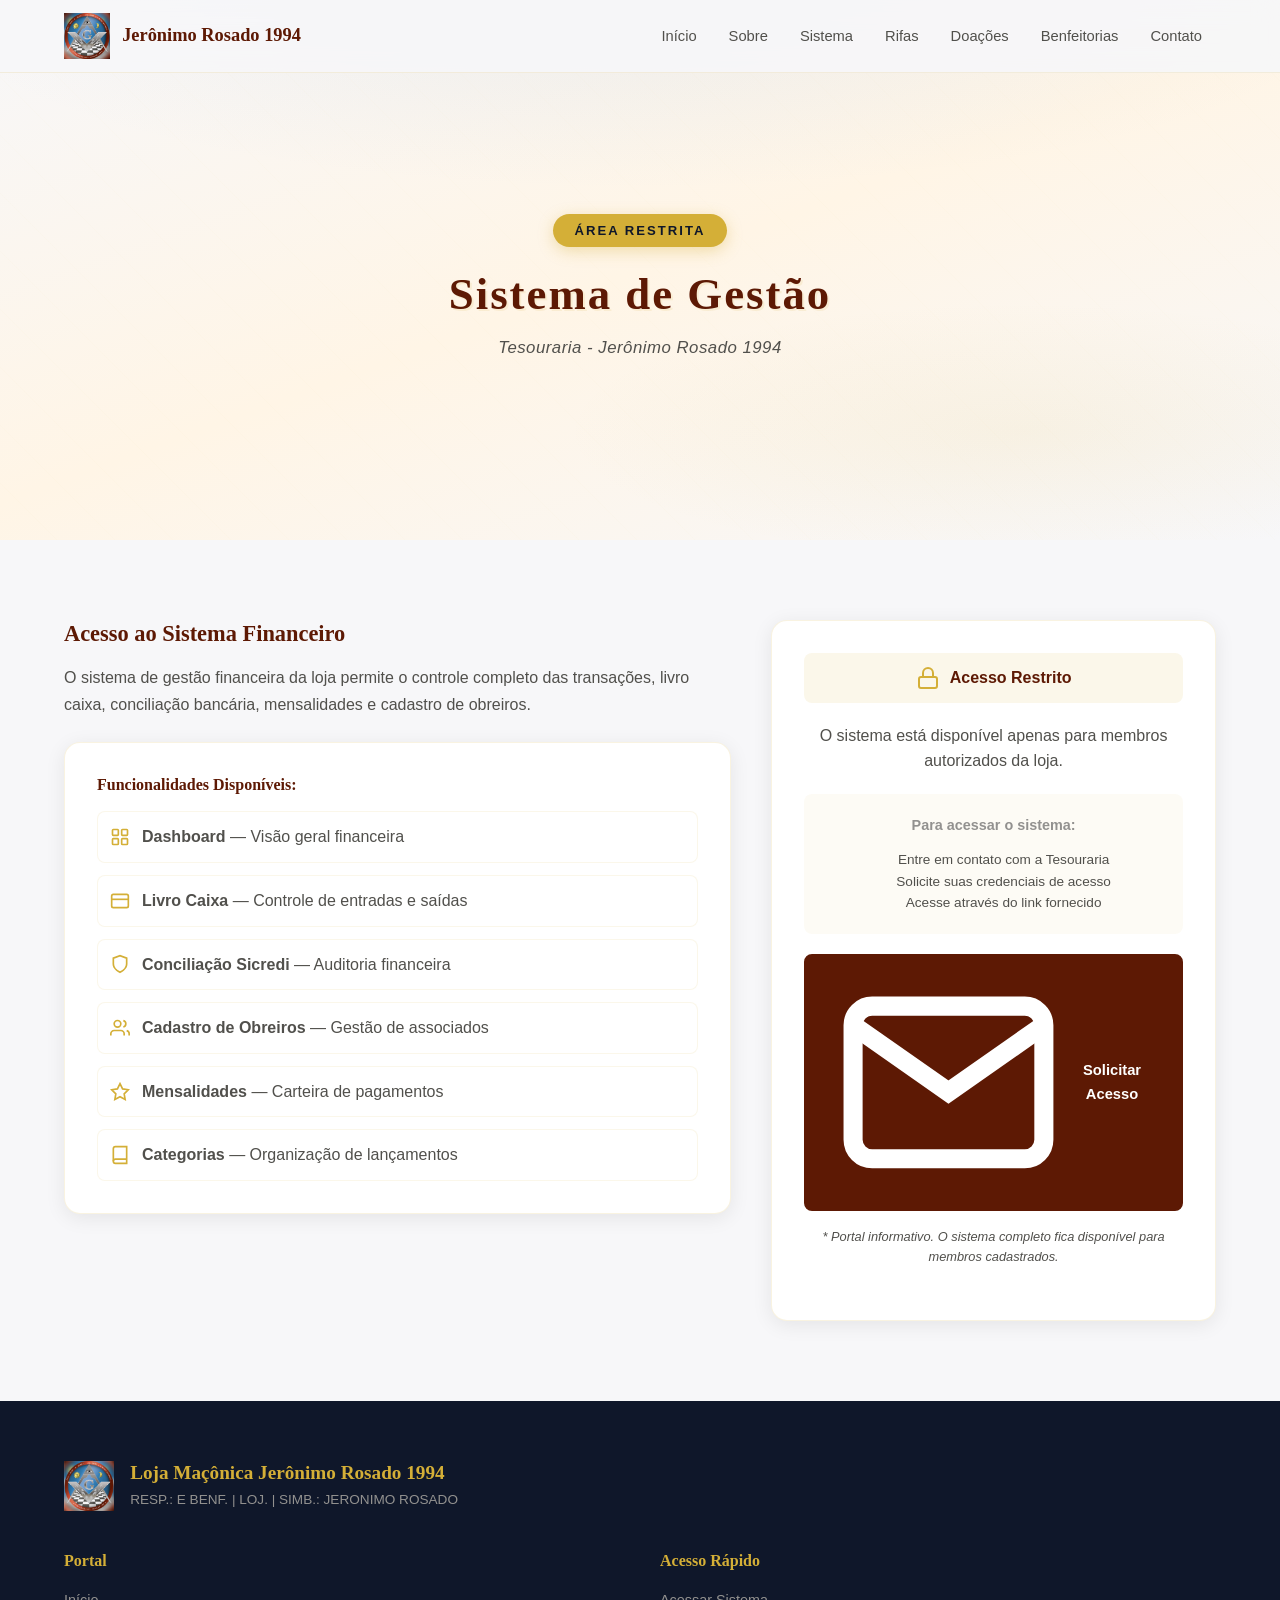
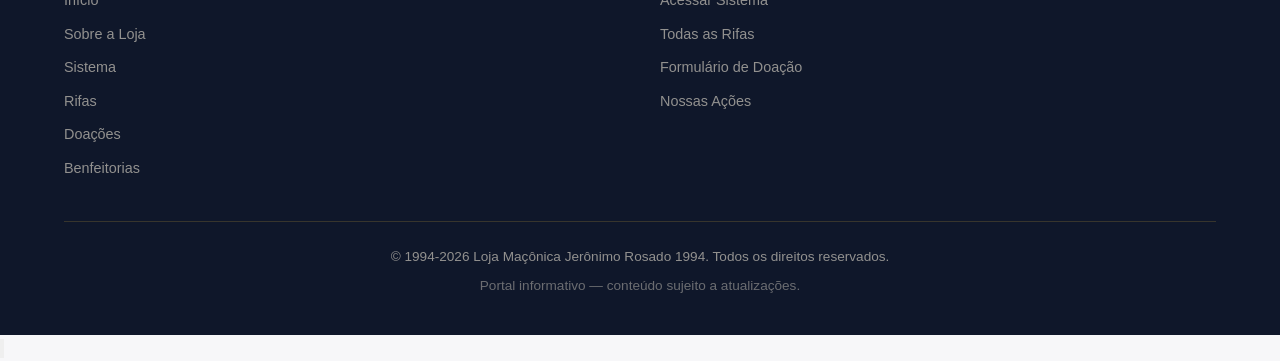
<file: portal/pages/sistema.html>
<!DOCTYPE html>
<html lang="pt-BR">
<head>
    <meta charset="UTF-8">
    <meta name="viewport" content="width=device-width, initial-scale=1.0">
    <meta name="description" content="Sistema de Gestão Financeira - Loja Maçônica Jerônimo Rosado 1994">
    <title>Sistema de Gestão | Jerônimo Rosado 1994</title>
    <link rel="stylesheet" href="../css/style.css">
    <link rel="icon" type="image/png" href="../img/logo.png">
</head>
<body>
    <nav class="navbar" id="navbar">
        <div class="nav-container">
            <a href="../index.html" class="nav-logo">
                <img src="../img/logo.png" alt="Logo Jerônimo Rosado" class="logo-img">
                <span class="logo-text">Jerônimo Rosado 1994</span>
            </a>
            <button class="nav-toggle" id="navToggle" aria-label="Abrir menu" aria-expanded="false">
                <span></span><span></span><span></span>
            </button>
            <ul class="nav-menu" id="navMenu">
                <li><a href="../index.html" class="nav-link">Início</a></li>
                <li><a href="../index.html#sobre" class="nav-link">Sobre</a></li>
                <li><a href="../index.html#sistema" class="nav-link">Sistema</a></li>
                <li><a href="rifas.html" class="nav-link">Rifas</a></li>
                <li><a href="doacoes.html" class="nav-link">Doações</a></li>
                <li><a href="benfeitorias.html" class="nav-link">Benfeitorias</a></li>
                <li><a href="../index.html#contato" class="nav-link">Contato</a></li>
            </ul>
        </div>
    </nav>

    <header class="hero" style="min-height: 60vh; padding-top: 72px;">
        <div class="hero-bg"></div>
        <div class="hero-content">
            <div class="hero-badge">Área Restrita</div>
            <h1 class="hero-title" style="font-size: 2.8rem;">Sistema de Gestão</h1>
            <p class="hero-subtitle">Tesouraria - Jerônimo Rosado 1994</p>
        </div>
    </header>

    <section class="section">
        <div class="container">
            <div class="sistema-wrapper">
                <div class="sistema-info">
                    <h3>Acesso ao Sistema Financeiro</h3>
                    <p>O sistema de gestão financeira da loja permite o controle completo das transações, livro caixa, conciliação bancária, mensalidades e cadastro de obreiros.</p>
                    
                    <div class="sistema-card" style="text-align: left; margin-bottom: 24px;">
                        <h4 style="margin-bottom: 16px; color: var(--brown);">Funcionalidades Disponíveis:</h4>
                        <ul class="sistema-features">
                            <li><svg viewBox="0 0 24 24" class="feature-icon" fill="none" stroke="#d4af37" stroke-width="2"><rect x="3" y="3" width="7" height="7" rx="1"/><rect x="14" y="3" width="7" height="7" rx="1"/><rect x="3" y="14" width="7" height="7" rx="1"/><rect x="14" y="14" width="7" height="7" rx="1"/></svg><span><strong>Dashboard</strong> — Visão geral financeira</span></li>
                            <li><svg viewBox="0 0 24 24" class="feature-icon" fill="none" stroke="#d4af37" stroke-width="2"><rect x="2" y="4" width="20" height="16" rx="2"/><line x1="2" y1="10" x2="22" y2="10"/></svg><span><strong>Livro Caixa</strong> — Controle de entradas e saídas</span></li>
                            <li><svg viewBox="0 0 24 24" class="feature-icon" fill="none" stroke="#d4af37" stroke-width="2"><path d="M12 22s8-4 8-10V5l-8-3-8 3v7c0 6 8 10 8 10z"/></svg><span><strong>Conciliação Sicredi</strong> — Auditoria financeira</span></li>
                            <li><svg viewBox="0 0 24 24" class="feature-icon" fill="none" stroke="#d4af37" stroke-width="2"><path d="M17 21v-2a4 4 0 00-4-4H5a4 4 0 00-4 4v2"/><circle cx="9" cy="7" r="4"/><path d="M23 21v-2a4 4 0 00-3-3.87M16 3.13a4 4 0 010 7.75"/></svg><span><strong>Cadastro de Obreiros</strong> — Gestão de associados</span></li>
                            <li><svg viewBox="0 0 24 24" class="feature-icon" fill="none" stroke="#d4af37" stroke-width="2"><polygon points="12 2 15.09 8.26 22 9.27 17 14.14 18.18 21.02 12 17.77 5.82 21.02 7 14.14 2 9.27 8.91 8.26 12 2"/></svg><span><strong>Mensalidades</strong> — Carteira de pagamentos</span></li>
                            <li><svg viewBox="0 0 24 24" class="feature-icon" fill="none" stroke="#d4af37" stroke-width="2"><path d="M4 19.5A2.5 2.5 0 016.5 17H20"/><path d="M6.5 2H20v20H6.5A2.5 2.5 0 014 19.5v-15A2.5 2.5 0 016.5 2z"/></svg><span><strong>Categorias</strong> — Organização de lançamentos</span></li>
                        </ul>
                    </div>
                </div>
                
                <div class="sistema-card">
                    <div class="access-banner"><svg viewBox="0 0 24 24" class="banner-icon" fill="none" stroke="#d4af37" stroke-width="2"><rect x="3" y="11" width="18" height="11" rx="2"/><path d="M7 11V7a5 5 0 0110 0v4"/></svg><span>Acesso Restrito</span></div>
                    <p>O sistema está disponível apenas para membros autorizados da loja.</p>
                    <div style="background: rgba(212, 175, 55, 0.05); padding: 20px; border-radius: 8px; margin-bottom: 20px;">
                        <p style="font-size: 0.9rem; color: var(--gray-medium); margin: 0;"><strong>Para acessar o sistema:</strong></p>
                        <ul style="font-size: 0.85rem; color: var(--dark-text); margin-top: 12px; padding-left: 20px;">
                            <li>Entre em contato com a Tesouraria</li>
                            <li>Solicite suas credenciais de acesso</li>
                            <li>Acesse através do link fornecido</li>
                        </ul>
                    </div>
                    <a href="../index.html#contato" class="btn btn-accent btn-full">
                        <svg viewBox="0 0 24 24" class="btn-icon" fill="none" stroke="currentColor" stroke-width="2"><path d="M4 4h16c1.1 0 2 .9 2 2v12c0 1.1-.9 2-2 2H4c-1.1 0-2-.9-2-2V6c0-1.1.9-2 2-2z"/><polyline points="22,6 12,13 2,6"/></svg>
                        Solicitar Acesso
                    </a>
                    <p class="access-note">* Portal informativo. O sistema completo fica disponível para membros cadastrados.</p>
                </div>
            </div>
        </div>
    </section>

    <footer class="footer">
        <div class="footer-container">
            <div class="footer-brand"><img src="../img/logo.png" alt="Logo" class="footer-logo"><div><h4>Loja Maçônica Jerônimo Rosado 1994</h4><p>RESP.: E BENF. | LOJ. | SIMB.: JERONIMO ROSADO</p></div></div>
            <div class="footer-links">
                <div class="footer-col"><h5>Portal</h5><ul class="footer-menu"><li><a href="../index.html">Início</a></li><li><a href="../index.html#sobre">Sobre a Loja</a></li><li><a href="../index.html#sistema">Sistema</a></li><li><a href="rifas.html">Rifas</a></li><li><a href="doacoes.html">Doações</a></li><li><a href="benfeitorias.html">Benfeitorias</a></li></ul></div>
                <div class="footer-col"><h5>Acesso Rápido</h5><ul class="footer-menu"><li><a href="sistema.html">Acessar Sistema</a></li><li><a href="rifas.html">Todas as Rifas</a></li><li><a href="doacoes.html">Formulário de Doação</a></li><li><a href="benfeitorias.html">Nossas Ações</a></li></ul></div>
            </div>
            <div class="footer-bottom"><p>&copy; 1994-2026 Loja Maçônica Jerônimo Rosado 1994. Todos os direitos reservados.</p><p class="footer-note">Portal informativo — conteúdo sujeito a atualizações.</p></div>
        </div>
    </footer>

    <script src="../js/main.js"></script>
</body>
</html>
</file>
<file: portal/css/style.css>
/* === RESET & BASE === */
*, *::before, *::after {
    margin: 0;
    padding: 0;
    box-sizing: border-box;
}

:root {
    --gold: #d4af37;
    --gold-light: #e8c84a;
    --blue: #77a1d1;
    --blue-dark: #5a82b0;
    --off-white: #f7f7f9;
    --white: #ffffff;
    --dark-text: #51504c;
    --dark-bg: #0f172a;
    --brown: #5d1904;
    --gray-light: #e5e5e5;
    --gray-medium: #92918f;
    --shadow: 0 4px 20px rgba(0, 0, 0, 0.08);
    --shadow-lg: 0 8px 40px rgba(0, 0, 0, 0.12);
    --transition: all 0.3s ease;
    --radius: 8px;
    --radius-lg: 16px;
}

html { scroll-behavior: smooth; scroll-padding-top: 80px; }

body {
    font-family: -apple-system, BlinkMacSystemFont, 'Segoe UI', Roboto, Arial, sans-serif;
    background: var(--off-white);
    color: var(--dark-text);
    line-height: 1.6;
    -webkit-font-smoothing: antialiased;
    overflow-x: hidden;
}

img { max-width: 100%; height: auto; display: block; }
a { text-decoration: none; color: inherit; transition: var(--transition); }
ul { list-style: none; }

.container { max-width: 1200px; margin: 0 auto; padding: 0 24px; }

h1, h2, h3, h4, h5, h6 {
    font-family: Georgia, 'Times New Roman', serif;
    color: var(--brown);
    line-height: 1.25;
    font-weight: 700;
}

/* NAVBAR */
.navbar {
    position: fixed; top: 0; left: 0; right: 0; z-index: 1000;
    background: rgba(247, 247, 249, 0.92);
    backdrop-filter: blur(12px); -webkit-backdrop-filter: blur(12px);
    border-bottom: 1px solid rgba(212, 175, 55, 0.15);
    transition: box-shadow 0.3s ease;
}
.navbar.scrolled { box-shadow: 0 2px 20px rgba(0, 0, 0, 0.08); }
.nav-container {
    max-width: 1200px; margin: 0 auto; padding: 0 24px;
    display: flex; align-items: center; justify-content: space-between; height: 72px;
}
.nav-logo { display: flex; align-items: center; gap: 12px; text-decoration: none; }
.logo-img { height: 46px; width: auto; transition: transform 0.3s; }
.nav-logo:hover .logo-img { transform: scale(1.05); }
.logo-text { font-family: Georgia, serif; font-size: 1.15rem; font-weight: 700; color: var(--brown); }
.nav-menu { display: flex; align-items: center; gap: 4px; }
.nav-link {
    padding: 8px 14px; border-radius: var(--radius); font-size: 0.92rem;
    font-weight: 500; color: var(--dark-text); transition: var(--transition); position: relative;
}
.nav-link:hover, .nav-link.active { color: var(--brown); background: rgba(212, 175, 55, 0.08); }
.nav-link.active::after {
    content: ''; position: absolute; bottom: 2px; left: 50%; transform: translateX(-50%);
    width: 22px; height: 2px; background: var(--gold); border-radius: 1px;
}
.nav-toggle {
    display: none; flex-direction: column; gap: 5px; background: none; border: none;
    cursor: pointer; padding: 6px; margin-right: 4px;
}
.nav-toggle span { display: block; width: 24px; height: 2px; background: var(--brown); border-radius: 2px; transition: 0.3s ease; }
.nav-toggle.active span:nth-child(1) { transform: rotate(45deg) translate(5px, 5px); }
.nav-toggle.active span:nth-child(2) { opacity: 0; }
.nav-toggle.active span:nth-child(3) { transform: rotate(-45deg) translate(5px, -5px); }

/* HERO */
.hero {
    position: relative; min-height: 100vh; display: flex; align-items: center;
    justify-content: center; overflow: hidden; padding-top: 72px;
}
.hero-bg {
    position: absolute; inset: 0; z-index: 0;
    background:
        radial-gradient(ellipse 80% 50% at 50% 0%, rgba(119, 161, 209, 0.10) 0%, transparent 70%),
        radial-gradient(ellipse 60% 40% at 80% 80%, rgba(212, 175, 55, 0.08) 0%, transparent 60%),
        linear-gradient(160deg, var(--off-white) 0%, #fff5e6 50%, var(--off-white) 100%);
}
.hero-bg::before {
    content: ''; position: absolute; inset: 0; pointer-events: none;
    background-image: repeating-linear-gradient(45deg, transparent, transparent 40px, rgba(212, 175, 55, 0.02) 40px, rgba(212, 175, 55, 0.02) 41px);
}
.hero-content { position: relative; z-index: 1; text-align: center; padding: 60px 24px; max-width: 820px; }
.hero-badge {
    display: inline-block; background: var(--gold); color: var(--dark-bg);
    padding: 6px 22px; border-radius: 30px; font-size: 0.82rem; font-weight: 700;
    text-transform: uppercase; letter-spacing: 2px; margin-bottom: 20px;
    box-shadow: 0 4px 15px rgba(212, 175, 55, 0.35); animation: fadeInDown 0.6s ease-out;
}
.hero-title {
    font-size: 3.8rem; color: var(--brown); margin-bottom: 12px;
    letter-spacing: 2px; text-shadow: 2px 2px 0 rgba(212, 175, 55, 0.12);
    animation: fadeInUp 0.6s ease-out 0.1s both;
}
.hero-subtitle {
    font-size: 1.05rem; color: var(--dark-text); margin-bottom: 36px;
    letter-spacing: 0.5px; opacity: 0.75; font-style: italic;
    animation: fadeInUp 0.6s ease-out 0.2s both;
}
.hero-buttons { display: flex; gap: 16px; justify-content: center; flex-wrap: wrap; margin-bottom: 50px; animation: fadeInUp 0.6s ease-out 0.3s both; }

/* BOTÕES */
.btn {
    display: inline-flex; align-items: center; justify-content: center; gap: 8px;
    padding: 12px 28px; border-radius: var(--radius); font-weight: 600;
    font-size: 0.92rem; cursor: pointer; border: 2px solid transparent;
    transition: var(--transition); text-decoration: none; font-family: inherit;
}
.btn-primary { background: var(--gold); color: var(--dark-bg); border-color: var(--gold); }
.btn-primary:hover { background: var(--gold-light); border-color: var(--gold-light); transform: translateY(-2px); box-shadow: 0 6px 20px rgba(212, 175, 55, 0.4); }
.btn-secondary { background: var(--white); color: var(--brown); border-color: var(--brown); }
.btn-secondary:hover { background: var(--brown); color: var(--white); transform: translateY(-2px); box-shadow: 0 4px 12px rgba(93, 25, 4, 0.25); }
.btn-accent { background: var(--brown); color: var(--white); border-color: var(--brown); }
.btn-accent:hover { background: var(--gold); border-color: var(--gold); color: var(--dark-bg); transform: translateY(-2px); }
.btn-full { width: 100%; }

/* SÍMBOLOS HERO */
.hero-symbols { display: flex; justify-content: center; gap: 36px; margin-top: 10px; flex-wrap: wrap; animation: fadeInUp 0.6s ease-out 0.4s both; }
.symbol-item { display: flex; flex-direction: column; align-items: center; gap: 8px; }
.symbol-icon { width: 64px; height: 64px; opacity: 0.7; transition: transform 0.3s, opacity 0.3s; }
.symbol-item:hover .symbol-icon { transform: scale(1.1); opacity: 1; }
.symbol-label { font-size: 0.7rem; color: var(--gray-medium); text-transform: uppercase; letter-spacing: 1px; font-weight: 600; }

.hero-scroll {
    position: absolute; bottom: 28px; left: 50%; transform: translateX(-50%);
    display: flex; flex-direction: column; align-items: center; gap: 6px;
    color: var(--gray-medium); font-size: 0.7rem; text-transform: uppercase;
    letter-spacing: 1.5px; animation: bounce 2.2s infinite; z-index: 1;
}
.scroll-line { width: 1px; height: 36px; background: linear-gradient(to bottom, var(--gold), transparent); }

@keyframes bounce { 0%, 100% { transform: translateX(-50%) translateY(0); } 50% { transform: translateX(-50%) translateY(6px); } }
@keyframes fadeInUp { from { opacity: 0; transform: translateY(20px); } to { opacity: 1; transform: translateY(0); } }
@keyframes fadeInDown { from { opacity: 0; transform: translateY(-15px); } to { opacity: 1; transform: translateY(0); } }

/* SEÇÕES */
.section { padding: 80px 0; }

/* SOBRE */
.sobre-grid { display: grid; grid-template-columns: 1fr 1fr; gap: 48px; align-items: start; }
.sobre-text p { margin-bottom: 16px; font-size: 1rem; color: var(--dark-text); }
.lead { font-size: 1.15rem; line-height: 1.7; margin-bottom: 20px; }
.highlight { color: var(--gold); font-weight: 600; }
.sobre-card {
    background: var(--white); border-radius: var(--radius-lg); padding: 32px;
    box-shadow: var(--shadow); border: 1px solid rgba(212, 175, 55, 0.12);
    position: sticky; top: 96px;
}
.card-header { display: flex; align-items: center; gap: 12px; margin-bottom: 20px; padding-bottom: 16px; border-bottom: 1px solid var(--gray-light); }
.card-icon { width: 22px; height: 22px; flex-shrink: 0; }
.card-header h3 { font-size: 1.15rem; }
.dados-list { display: flex; flex-direction: column; gap: 6px; }
.dados-list li { display: flex; justify-content: space-between; align-items: baseline; padding: 10px 0; border-bottom: 1px solid rgba(0, 0, 0, 0.04); font-size: 0.9rem; }
.dados-list li:last-child { border-bottom: none; }
.dados-list strong { color: var(--brown); font-weight: 600; }
.dados-list span { color: var(--gray-medium); font-style: italic; font-size: 0.85rem; }

/* SÍMBOLOS MAÇÔNICOS */
.simbolos-grid { display: grid; grid-template-columns: repeat(3, 1fr); gap: 28px; }
.simbolo-card {
    background: var(--white); border-radius: var(--radius-lg); overflow: hidden;
    box-shadow: var(--shadow); transition: var(--transition);
    border: 1px solid rgba(212, 175, 55, 0.1);
}
.simbolo-card:hover { transform: translateY(-5px); box-shadow: var(--shadow-lg); border-color: rgba(212, 175, 55, 0.25); }
.simbolo-visual {
    padding: 36px 24px; display: flex; align-items: center; justify-content: center;
    background: linear-gradient(135deg, rgba(212, 175, 55, 0.04), rgba(119, 161, 209, 0.04));
}
.simbolo-svg { width: 100%; max-width: 170px; height: auto; }
.simbolo-info { padding: 24px; }
.simbolo-info h3 { font-size: 1.2rem; margin-bottom: 10px; }
.simbolo-info p { color: var(--dark-text); font-size: 0.88rem; line-height: 1.65; margin-bottom: 14px; }
.simbolo-tip {
    display: inline-block; background: rgba(119, 161, 209, 0.1); color: var(--blue-dark);
    padding: 3px 12px; border-radius: 20px; font-size: 0.72rem; font-weight: 600;
    text-transform: uppercase; letter-spacing: 0.5px;
}

/* SISTEMA */
.sistema-wrapper { display: grid; grid-template-columns: 1.5fr 1fr; gap: 40px; align-items: start; }
.sistema-info h3 { font-size: 1.4rem; margin-bottom: 16px; color: var(--brown); }
.sistema-info p { margin-bottom: 24px; color: var(--dark-text); line-height: 1.7; }
.sistema-features { display: flex; flex-direction: column; gap: 12px; }
.sistema-features li { display: flex; align-items: center; gap: 12px; padding: 12px; background: var(--white); border-radius: var(--radius); border: 1px solid rgba(212, 175, 55, 0.1); transition: var(--transition); }
.sistema-features li:hover { border-color: var(--gold); transform: translateX(4px); }
.feature-icon { width: 20px; height: 20px; flex-shrink: 0; color: var(--gold); }
.sistema-card { background: var(--white); border-radius: var(--radius-lg); padding: 32px; box-shadow: var(--shadow); border: 1px solid rgba(212, 175, 55, 0.15); text-align: center; }
.access-banner { display: flex; align-items: center; justify-content: center; gap: 10px; background: rgba(212, 175, 55, 0.1); padding: 12px; border-radius: var(--radius); margin-bottom: 20px; }
.banner-icon { width: 24px; height: 24px; color: var(--gold); }
.access-banner span { font-weight: 600; color: var(--brown); }
.sistema-card p { margin-bottom: 20px; color: var(--dark-text); line-height: 1.6; }
.access-note { font-size: 0.8rem; color: var(--gray-medium); margin-top: 16px; font-style: italic; }

/* RIFAS HERO */
.rifas-hero { background: linear-gradient(135deg, rgba(119, 161, 209, 0.08), rgba(212, 175, 55, 0.05)); }
.rifas-card { display: flex; align-items: center; gap: 24px; background: var(--white); border-radius: var(--radius-lg); padding: 32px; box-shadow: var(--shadow); border: 1px solid rgba(212, 175, 55, 0.15); transition: var(--transition); }
.rifas-card:hover { transform: translateY(-4px); box-shadow: var(--shadow-lg); }
.rifas-card-icon { width: 60px; height: 60px; background: rgba(212, 175, 55, 0.1); border-radius: 50%; display: flex; align-items: center; justify-content: center; flex-shrink: 0; }
.rifas-card-icon svg { width: 30px; height: 30px; color: var(--gold); }
.rifas-card-text h3 { font-size: 1.3rem; margin-bottom: 8px; color: var(--brown); }
.rifas-card-text p { color: var(--dark-text); margin: 0; }
.rifas-card-link { display: flex; align-items: center; gap: 8px; color: var(--brown); font-weight: 600; text-decoration: none; transition: var(--transition); margin-left: auto; }
.rifas-card-link:hover { color: var(--gold); gap: 12px; }
.rifas-card-link svg { width: 20px; height: 20px; }

/* DOAÇÕES HERO */
.doacoes-hero { background: linear-gradient(135deg, rgba(212, 175, 55, 0.05), rgba(119, 161, 209, 0.08)); }
.doacoes-card { display: flex; align-items: center; gap: 24px; background: var(--white); border-radius: var(--radius-lg); padding: 32px; box-shadow: var(--shadow); border: 1px solid rgba(212, 175, 55, 0.15); transition: var(--transition); }
.doacoes-card:hover { transform: translateY(-4px); box-shadow: var(--shadow-lg); }
.doacoes-card-icon { width: 60px; height: 60px; background: rgba(212, 175, 55, 0.1); border-radius: 50%; display: flex; align-items: center; justify-content: center; flex-shrink: 0; }
.doacoes-card-icon svg { width: 30px; height: 30px; color: var(--gold); }
.doacoes-card-text h3 { font-size: 1.3rem; margin-bottom: 8px; color: var(--brown); }
.doacoes-card-text p { color: var(--dark-text); margin: 0; }
.doacoes-card-link { display: flex; align-items: center; gap: 8px; color: var(--brown); font-weight: 600; text-decoration: none; transition: var(--transition); margin-left: auto; }
.doacoes-card-link:hover { color: var(--gold); gap: 12px; }
.doacoes-card-link svg { width: 20px; height: 20px; }

/* CONTATO */
.contato-grid { display: grid; grid-template-columns: 1fr 1.2fr; gap: 48px; }
.contato-info h3 { font-size: 1.3rem; margin-bottom: 16px; color: var(--brown); }
.contato-info p { margin-bottom: 24px; color: var(--dark-text); line-height: 1.7; }
.contact-list { display: flex; flex-direction: column; gap: 16px; }
.contact-item { display: flex; align-items: center; gap: 16px; }
.contact-icon { width: 24px; height: 24px; color: var(--gold); flex-shrink: 0; }
.contact-label { display: block; font-size: 0.8rem; color: var(--gray-medium); text-transform: uppercase; letter-spacing: 0.5px; font-weight: 600; }
.contact-value { display: block; font-size: 1rem; color: var(--dark-text); }

/* FORMULÁRIO */
.form { display: flex; flex-direction: column; gap: 20px; }
.form-row { display: grid; grid-template-columns: 1fr 1fr; gap: 20px; }
.form-group { display: flex; flex-direction: column; gap: 8px; }
.form-group label { font-size: 0.9rem; font-weight: 600; color: var(--brown); }
.form-group input,
.form-group select,
.form-group textarea {
    padding: 12px 16px; border: 1px solid var(--gray-light); border-radius: var(--radius);
    font-family: inherit; font-size: 0.95rem; color: var(--dark-text); transition: var(--transition);
}
.form-group input:focus,
.form-group select:focus,
.form-group textarea:focus {
    outline: none; border-color: var(--gold); box-shadow: 0 0 0 3px rgba(212, 175, 55, 0.1);
}
.form-group textarea { resize: vertical; min-height: 120px; }
.send-icon { width: 18px; height: 18px; }

/* FOOTER */
.footer { background: var(--dark-bg); color: var(--off-white); padding: 60px 0 30px; }
.footer-container { max-width: 1200px; margin: 0 auto; padding: 0 24px; }
.footer-brand { display: flex; align-items: center; gap: 16px; margin-bottom: 40px; }
.footer-logo { height: 50px; width: auto; }
.footer-brand h4 { font-size: 1.2rem; margin-bottom: 4px; color: var(--gold); }
.footer-brand p { font-size: 0.85rem; color: var(--gray-medium); margin: 0; }
.footer-links { display: grid; grid-template-columns: repeat(2, 1fr); gap: 40px; margin-bottom: 40px; }
.footer-col h5 { font-size: 1rem; margin-bottom: 16px; color: var(--gold); }
.footer-menu { display: flex; flex-direction: column; gap: 8px; }
.footer-menu a { color: var(--gray-medium); font-size: 0.9rem; transition: var(--transition); }
.footer-menu a:hover { color: var(--gold); padding-left: 4px; }
.footer-bottom { border-top: 1px solid rgba(212, 175, 55, 0.2); padding-top: 24px; text-align: center; }
.footer-bottom p { font-size: 0.85rem; color: var(--gray-medium); margin-bottom: 8px; }
.footer-note { font-size: 0.75rem; color: var(--gray-medium); opacity: 0.7; }

/* RESPONSIVO */
@media (max-width: 992px) {
    .sobre-grid, .sistema-wrapper, .contato-grid { grid-template-columns: 1fr; }
    .simbolos-grid { grid-template-columns: repeat(2, 1fr); }
    .sobre-card { position: static; }
    .rifas-card, .doacoes-card { flex-direction: column; text-align: center; }
    .rifas-card-link, .doacoes-card-link { margin: 0 auto; }
}

/* Benfeitorias Section */
.benfeitorias-grid {
    display: grid;
    grid-template-columns: repeat(3, 1fr);
    gap: 32px;
    margin-top: 32px;
}

.benfeitoria-card {
    background: var(--white);
    border-radius: var(--radius-lg);
    overflow: hidden;
    box-shadow: var(--shadow);
    transition: var(--transition);
    border: 1px solid rgba(212, 175, 55, 0.1);
}

.benfeitoria-card:hover {
    transform: translateY(-8px);
    box-shadow: 0 12px 40px rgba(0, 0, 0, 0.15);
}

.benfeitoria-image {
    width: 100%;
    height: 200px;
    background: linear-gradient(135deg, rgba(212, 175, 55, 0.1), rgba(119, 161, 209, 0.1));
    display: flex;
    align-items: center;
    justify-content: center;
    overflow: hidden;
}

.image-placeholder {
    text-align: center;
    color: var(--gold);
}

.image-placeholder svg {
    width: 60px;
    height: 60px;
    margin-bottom: 8px;
}

.image-placeholder span {
    font-size: 0.9rem;
    font-weight: 500;
}

.benfeitoria-content {
    padding: 24px;
}

.benfeitoria-date {
    display: inline-block;
    background: rgba(212, 175, 55, 0.1);
    color: var(--gold);
    padding: 4px 12px;
    border-radius: 20px;
    font-size: 0.8rem;
    font-weight: 600;
    margin-bottom: 12px;
}

.benfeitoria-title {
    font-size: 1.2rem;
    color: var(--brown);
    margin-bottom: 12px;
    font-weight: 600;
}

.benfeitoria-description {
    color: var(--dark-text);
    font-size: 0.9rem;
    line-height: 1.6;
}

@media (max-width: 992px) {
    .benfeitorias-grid { grid-template-columns: repeat(2, 1fr); }
    #rifasContainer { grid-template-columns: repeat(2, 1fr) !important; }
}

@media (max-width: 768px) {
    .nav-menu {
        position: fixed; top: 72px; left: 0; right: 0;
        background: var(--white); flex-direction: column;
        padding: 24px; gap: 8px; transform: translateY(-100%);
        opacity: 0; visibility: hidden; transition: var(--transition);
        box-shadow: 0 4px 20px rgba(0, 0, 0, 0.1);
    }
    .nav-menu.active { transform: translateY(0); opacity: 1; visibility: visible; }
    .nav-toggle { display: flex; }
    .hero-title { font-size: 2.5rem; }
    .hero-buttons { flex-direction: column; }
    .simbolos-grid { grid-template-columns: 1fr; }
    .form-row { grid-template-columns: 1fr; }
    .footer-links { grid-template-columns: 1fr; }
    .footer-brand { flex-direction: column; text-align: center; }
    #rifasContainer { grid-template-columns: 1fr !important; }
    .benfeitorias-grid { grid-template-columns: 1fr; }
}

@media (max-width: 480px) {
    .container { padding: 0 16px; }
    .hero-title { font-size: 2rem; }
    .section { padding: 60px 0; }
    .kpi-row { flex-direction: column; }
}
</file>
